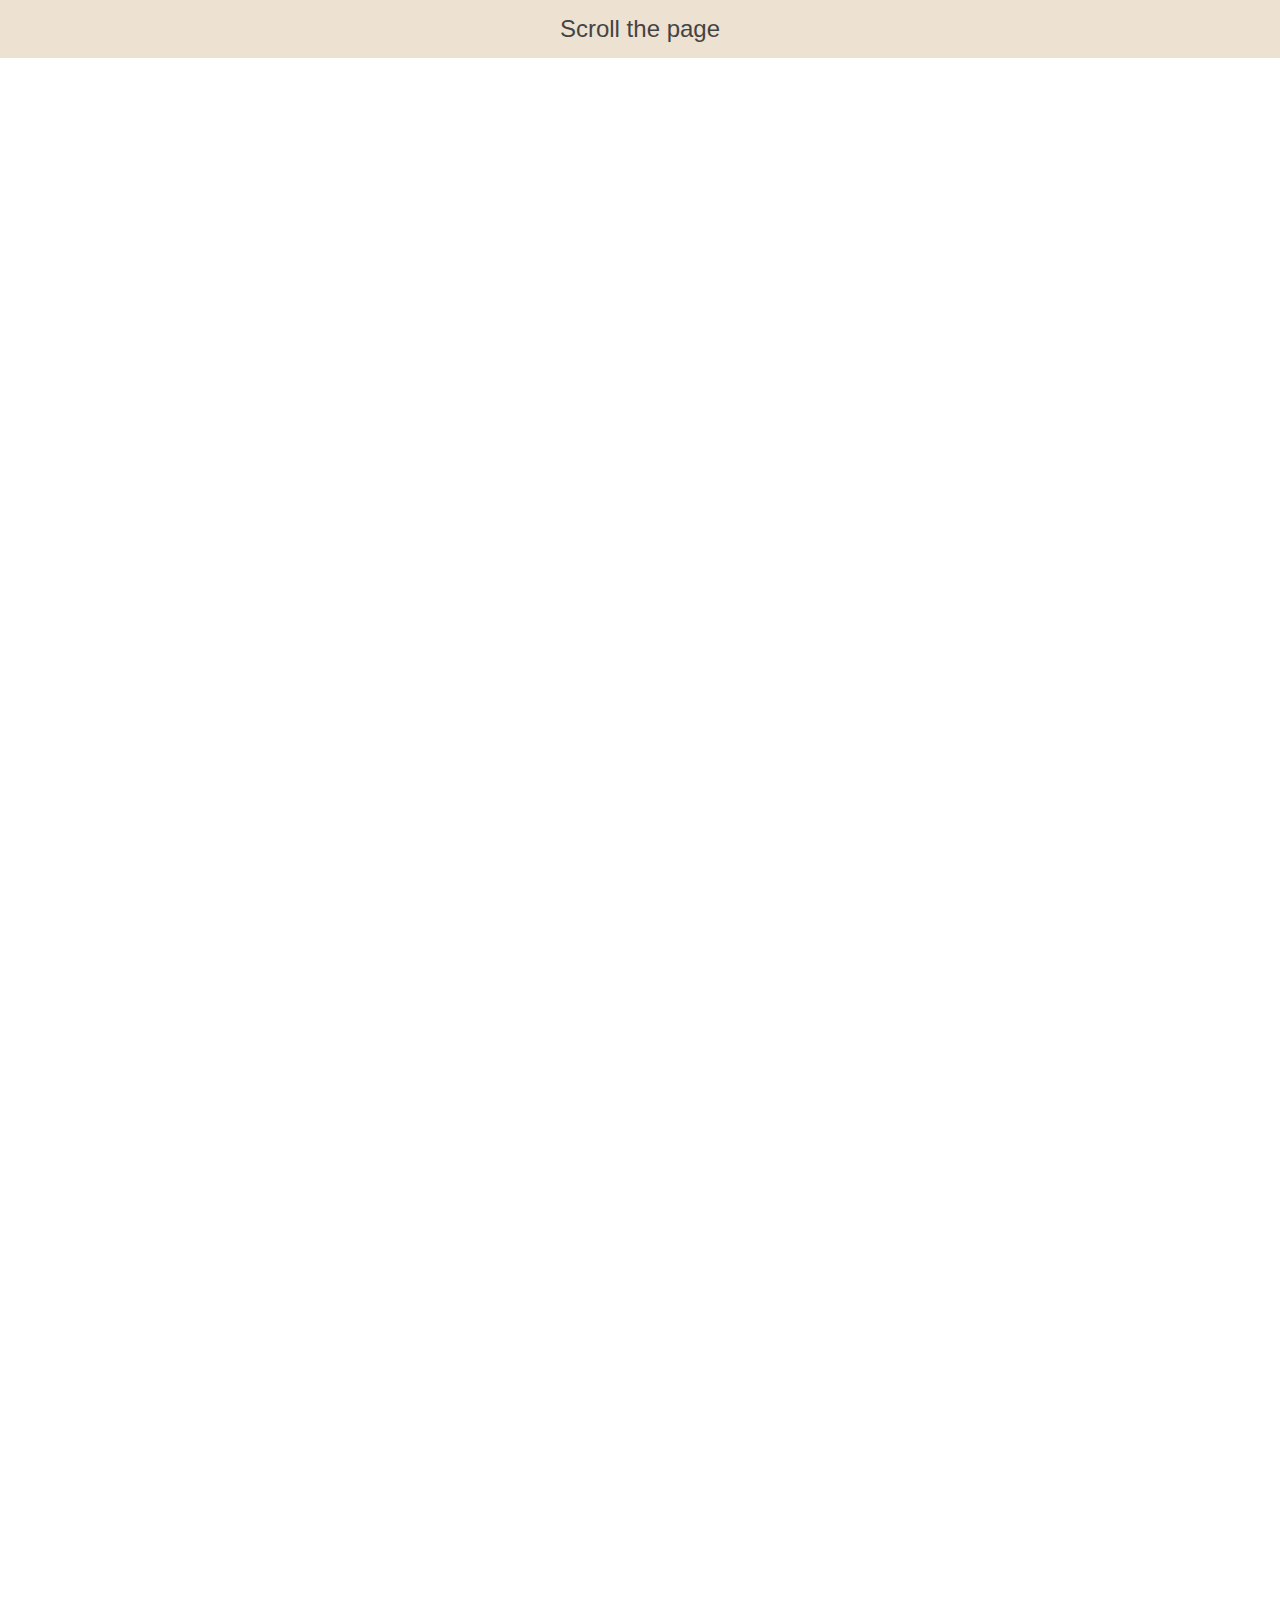
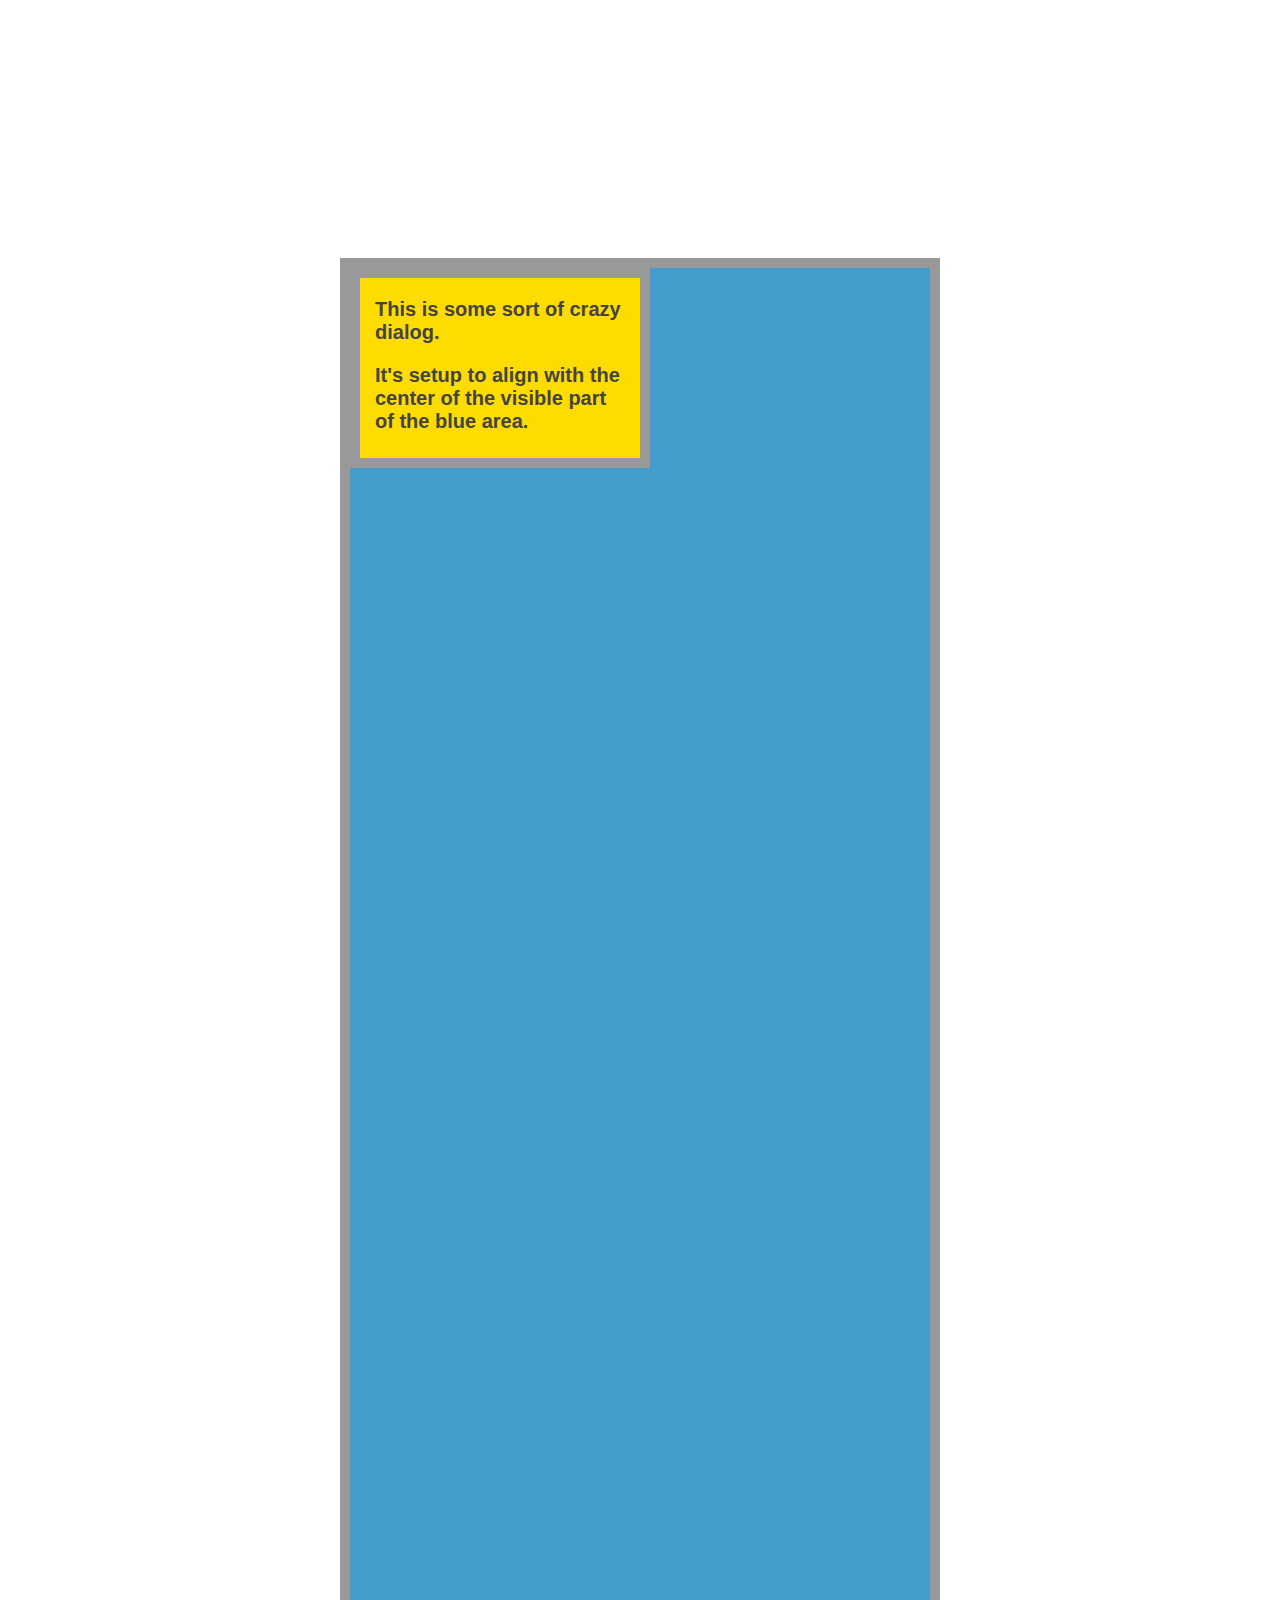
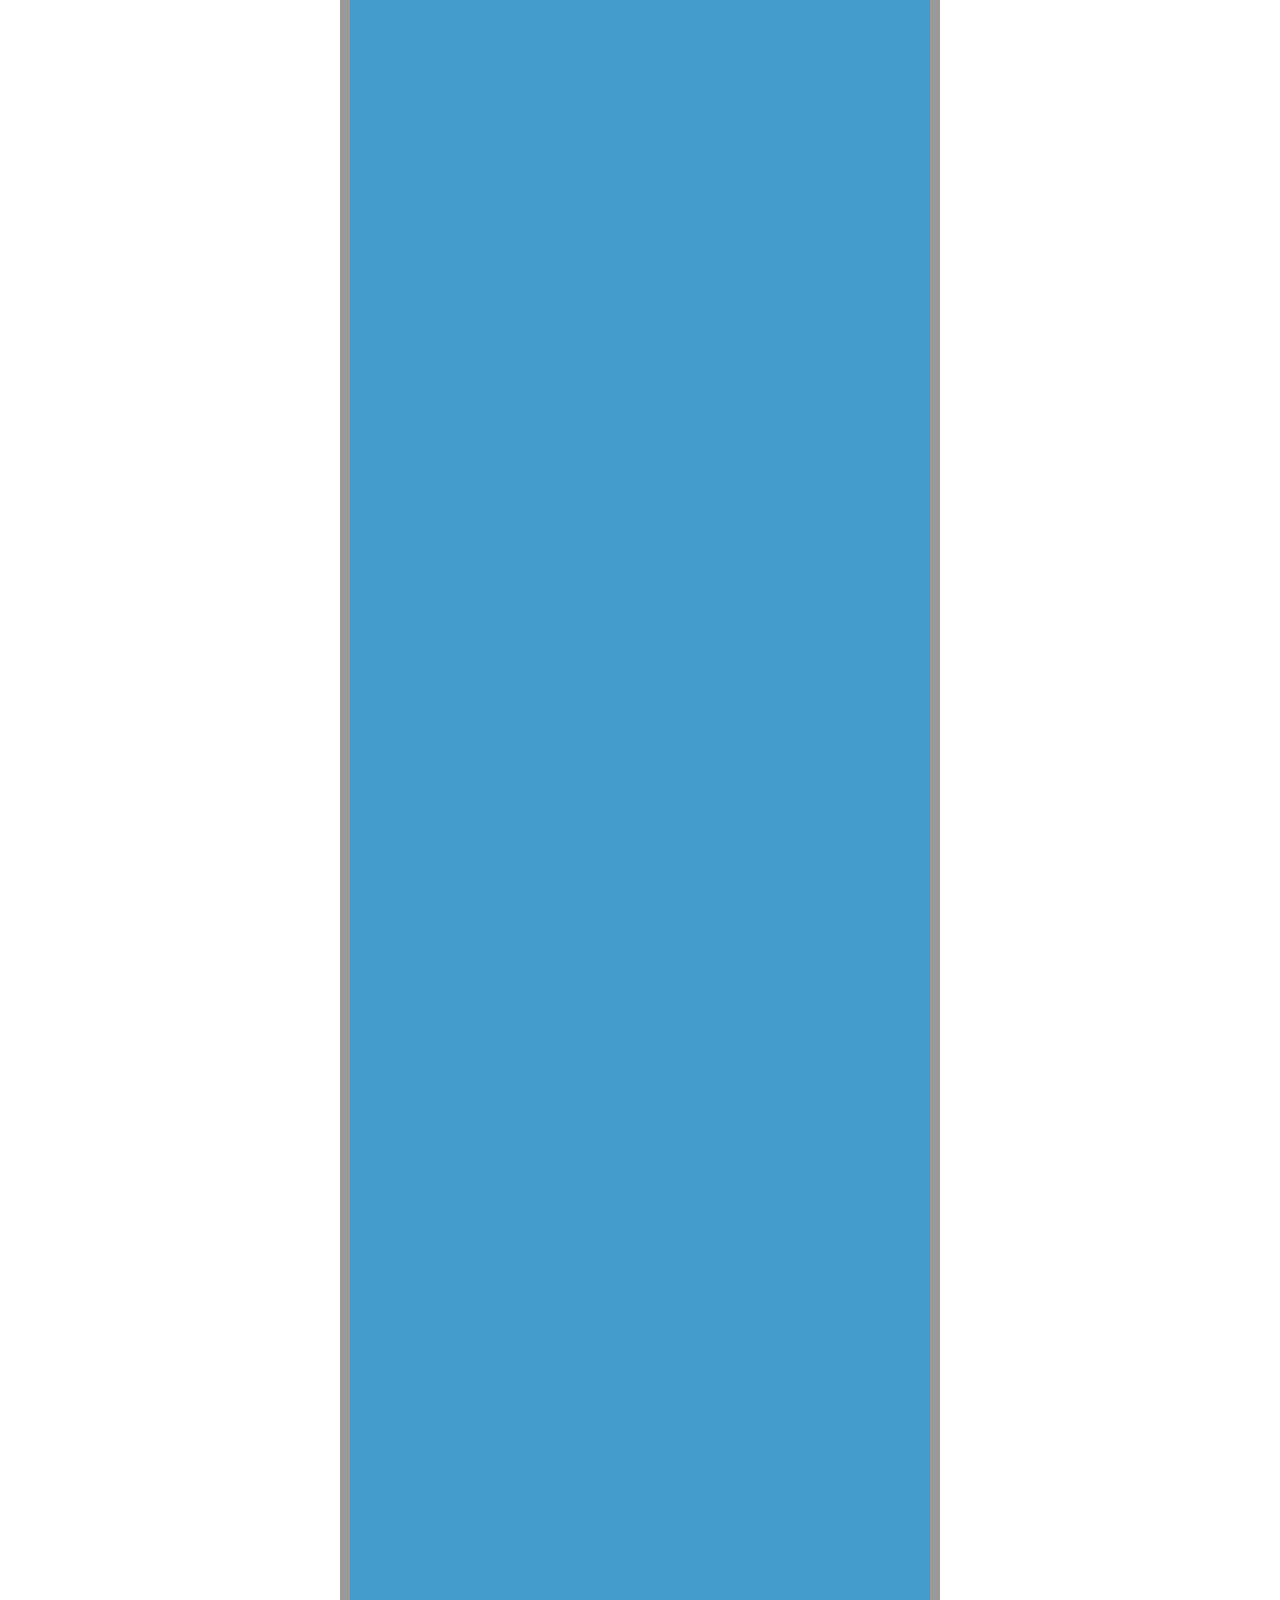
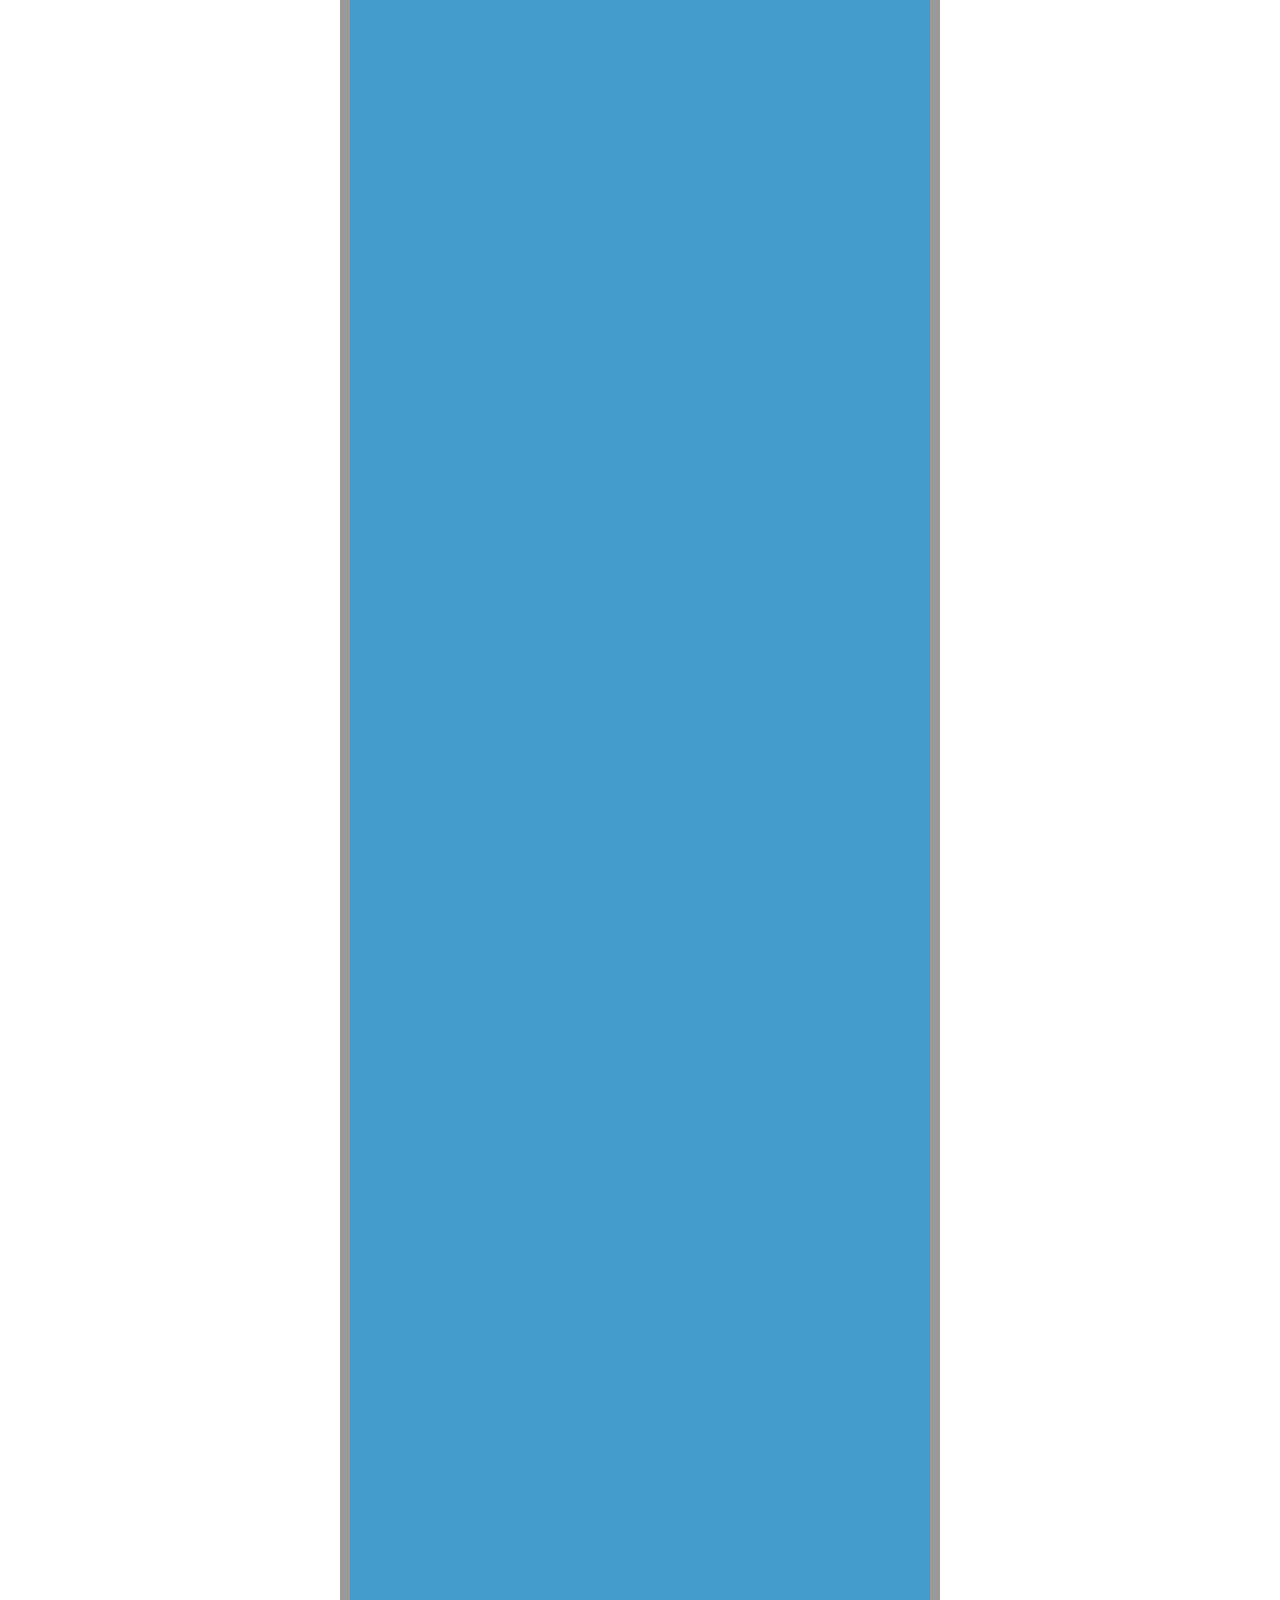
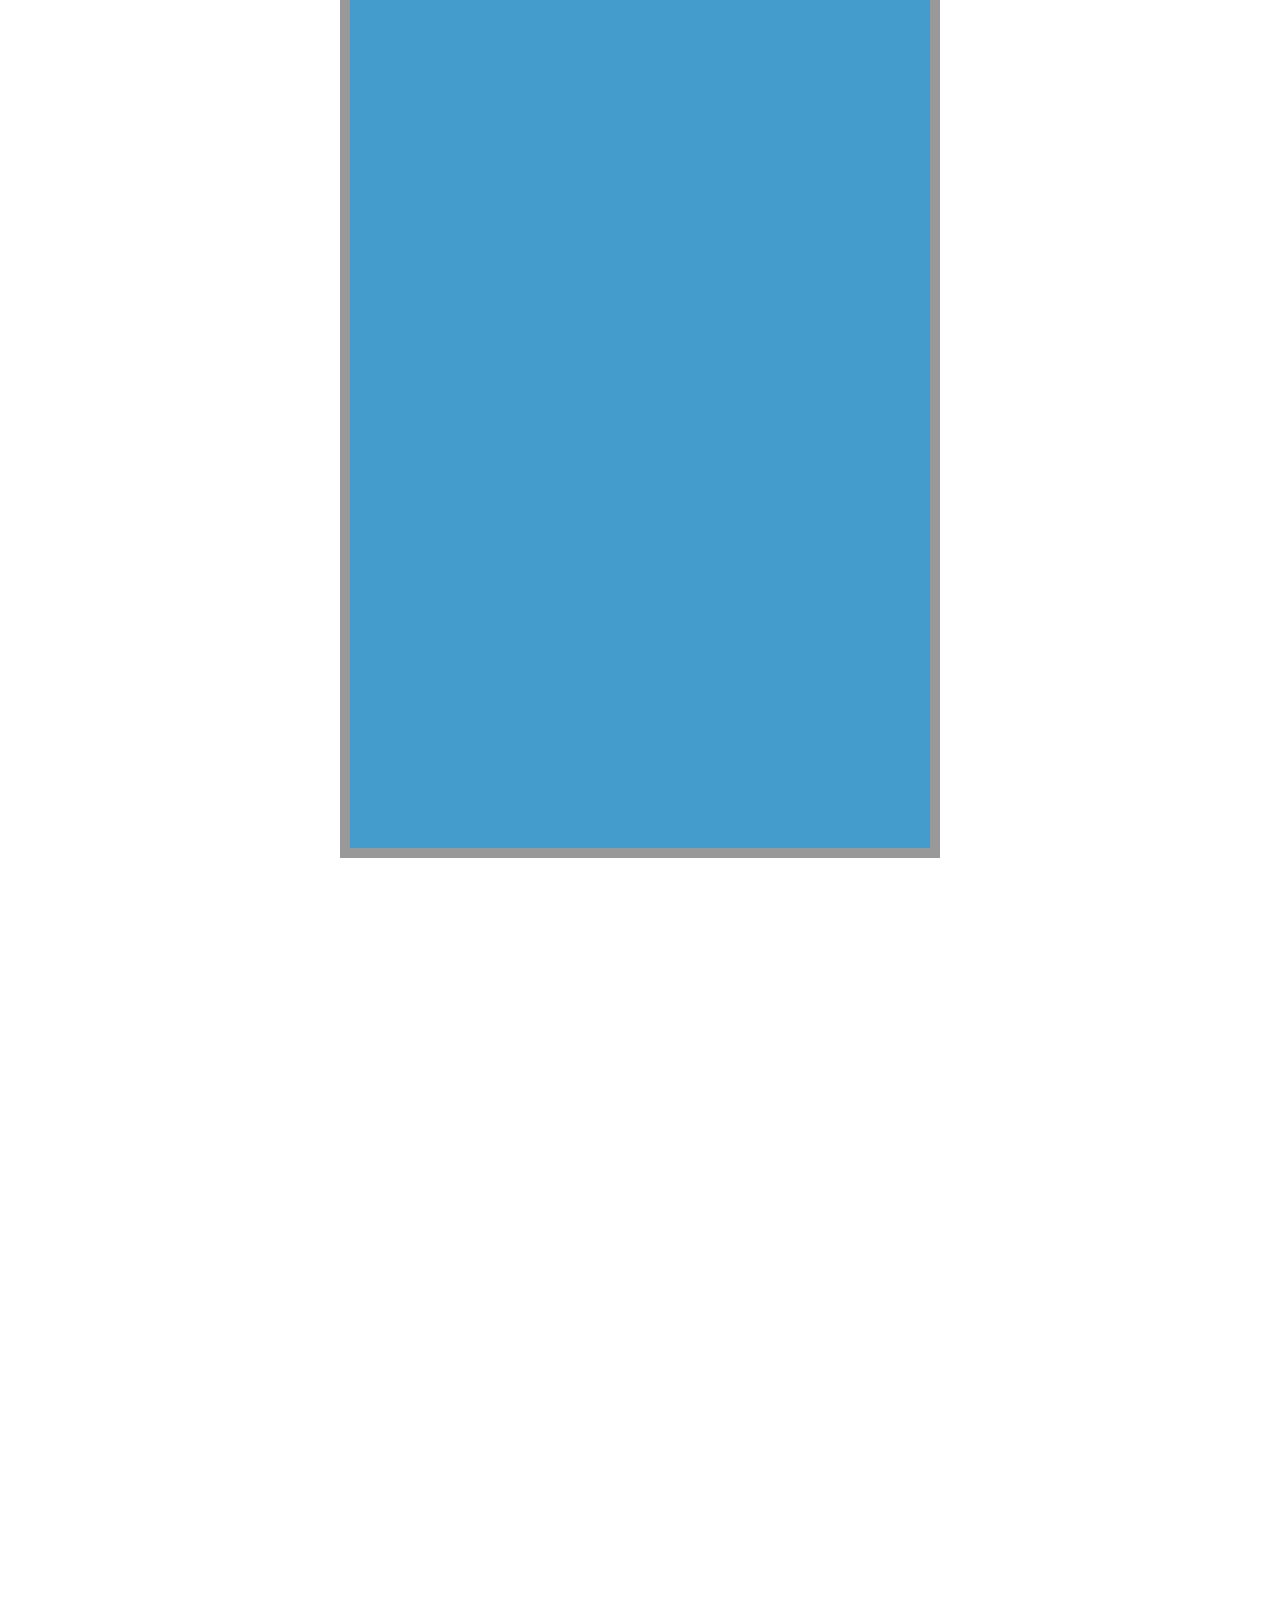
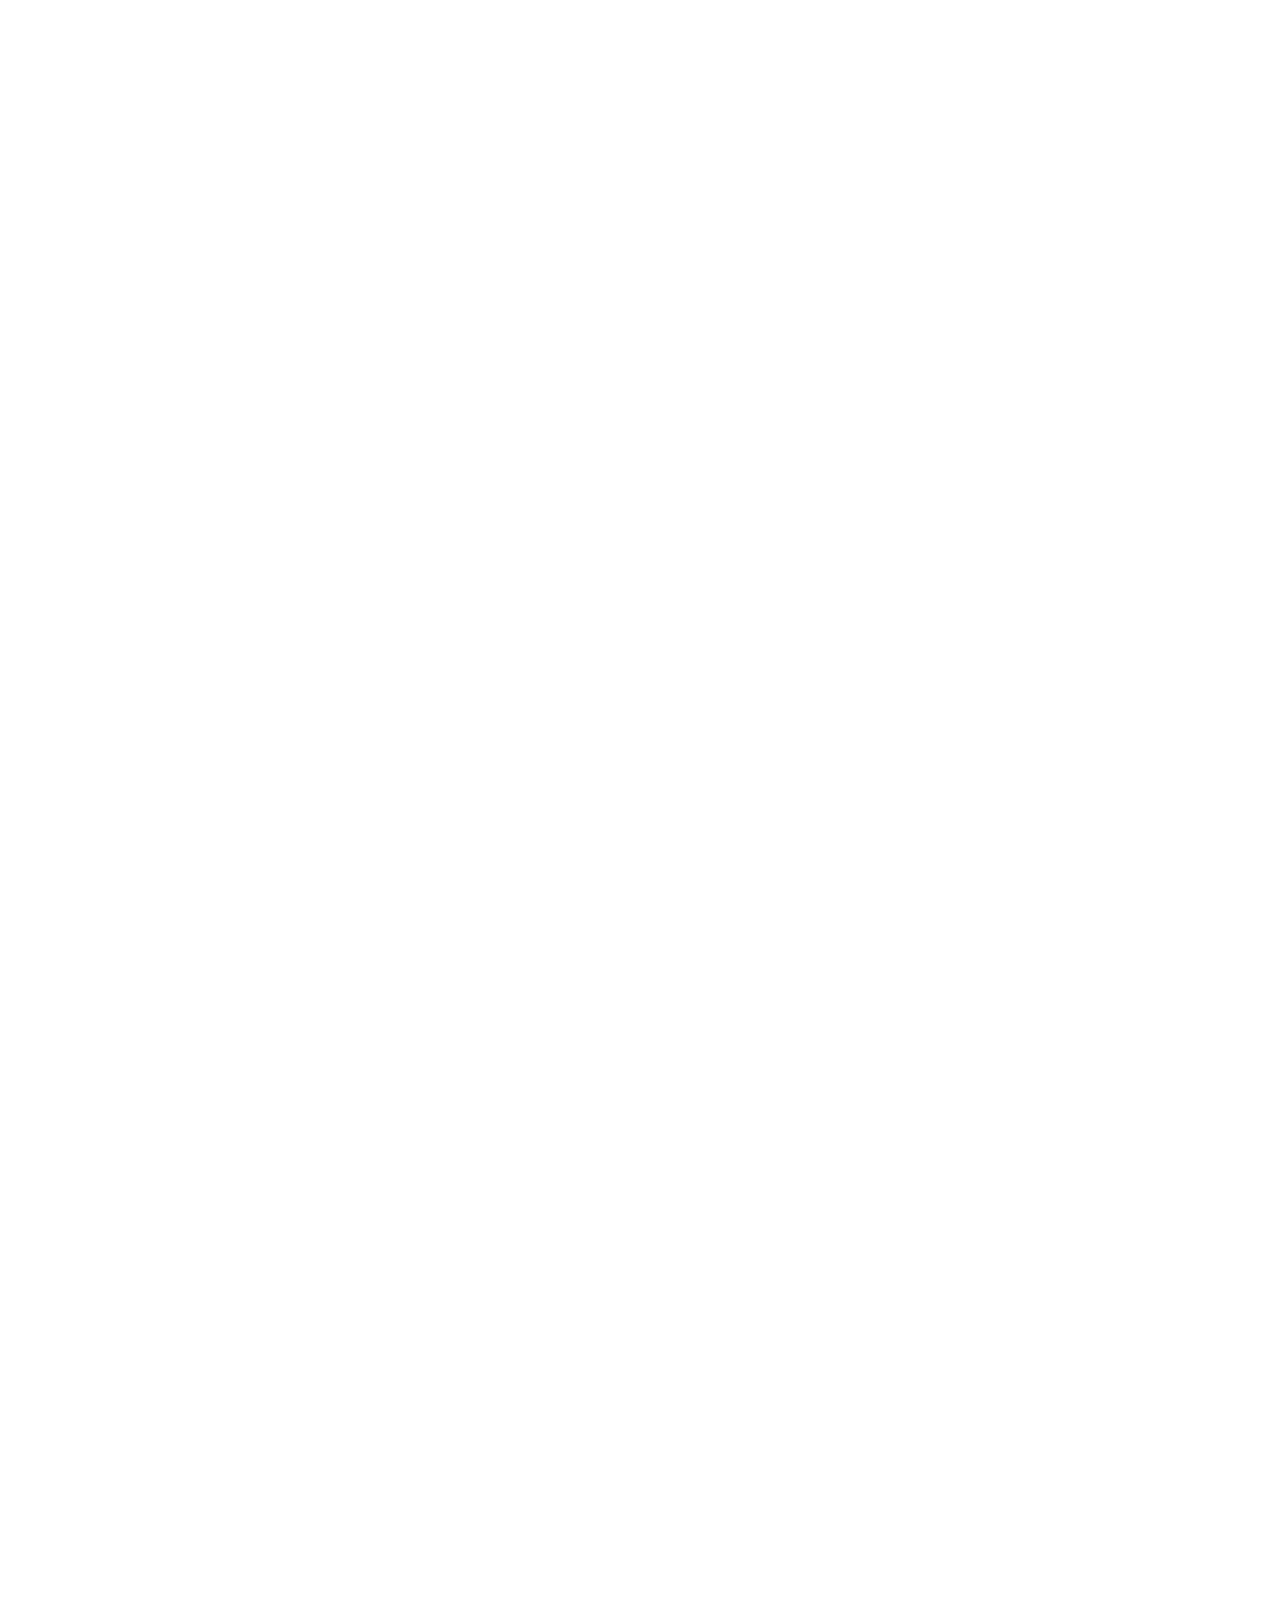
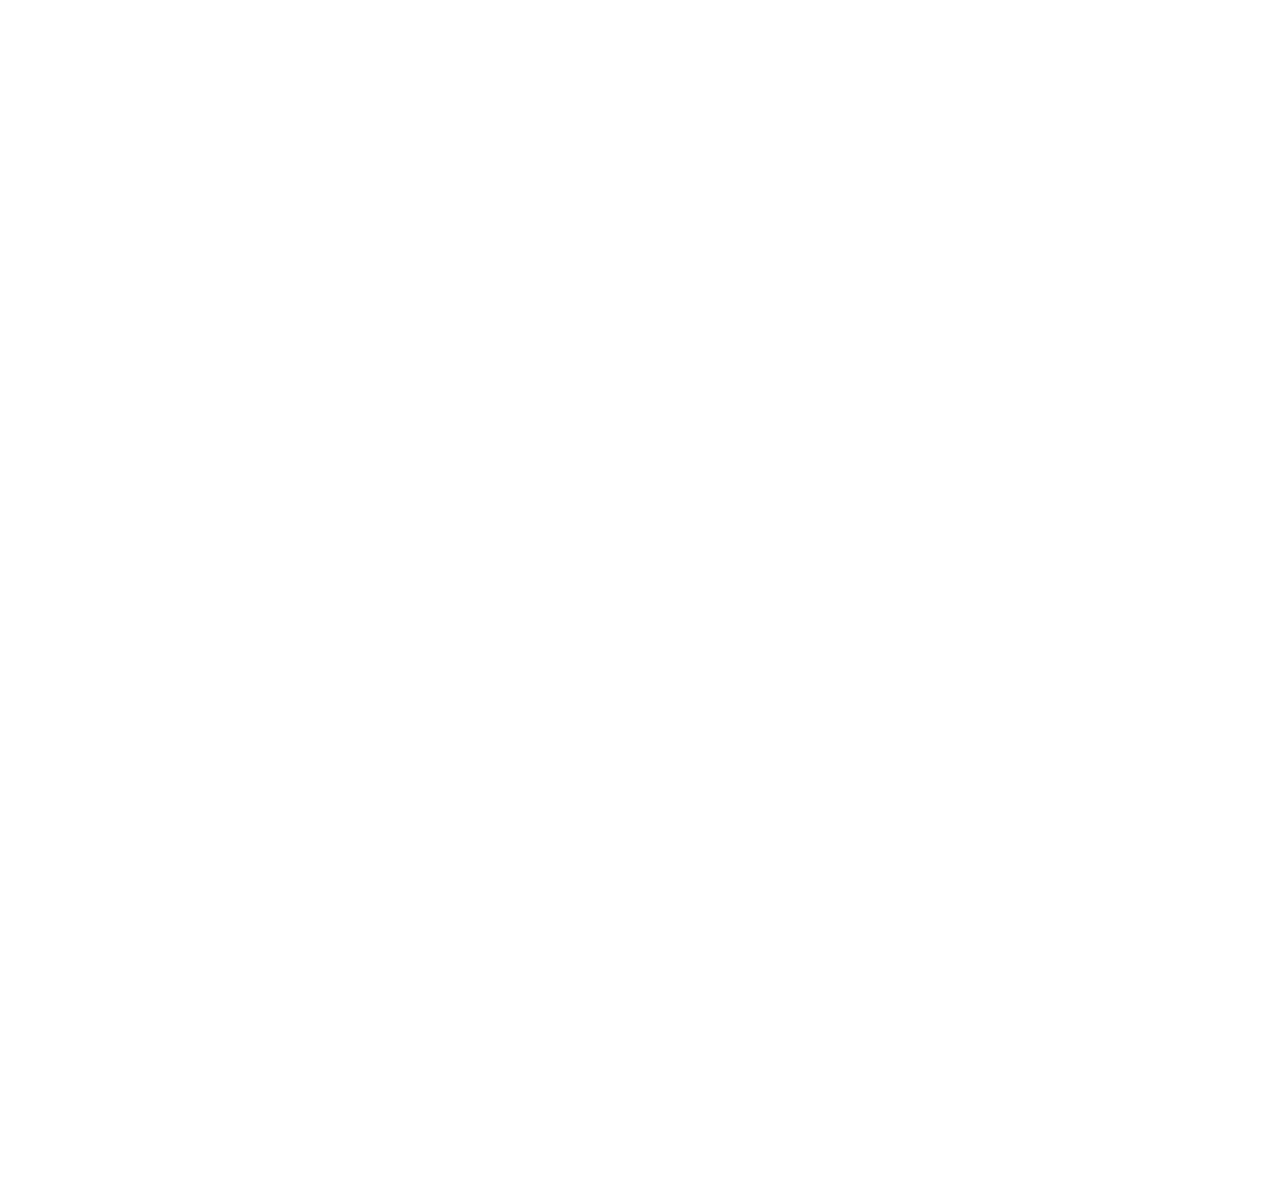
<file: wp-content/plugins/ml-slider/admin/assets/tether/examples/content-visible/index.html>
<!DOCTYPE html>
<html>
    <head>
        <link rel="stylesheet" href="../resources/css/base.css" />
    </head>
    <body>

    <div class="instructions">Scroll the page</div>

    <style>
      .instructions {
        width: 100%;
        text-align: center;
        font-size: 24px;
        padding: 15px;
        background-color: rgba(210, 180, 140, 0.4);
      }

      * {
        box-sizing: border-box;
      }
      body {
        min-height: 1200vh;
        height: 100%;
      }

      .content-box {
        width: 600px;
        border: 10px solid #999;
        height: 600vh;
        background-color: #439CCC;
        margin: 200vh auto;
      }
      .element {
        border: 10px solid #999;
        background-color: #FFDC00;
        width: 300px;
        height: 200px;
        padding: 0 15px;
        font-size: 20px;
        font-weight: bold;
      }
    </style>

    <div class="content-box">
      <div class="element">
        <p>This is some sort of crazy dialog.</p>

        <p>It's setup to align with the center of the visible part of the blue area.</p>
      </div>
    </div>

    <script src="//github.hubspot.com/tether/dist/js/tether.js"></script>
    <script>
      new Tether({
        element: '.element',
        target: '.content-box',
        attachment: 'middle center',
        targetAttachment: 'middle center',
        targetModifier: 'visible'
      });
    </script>
  </body>
</html>
</file>
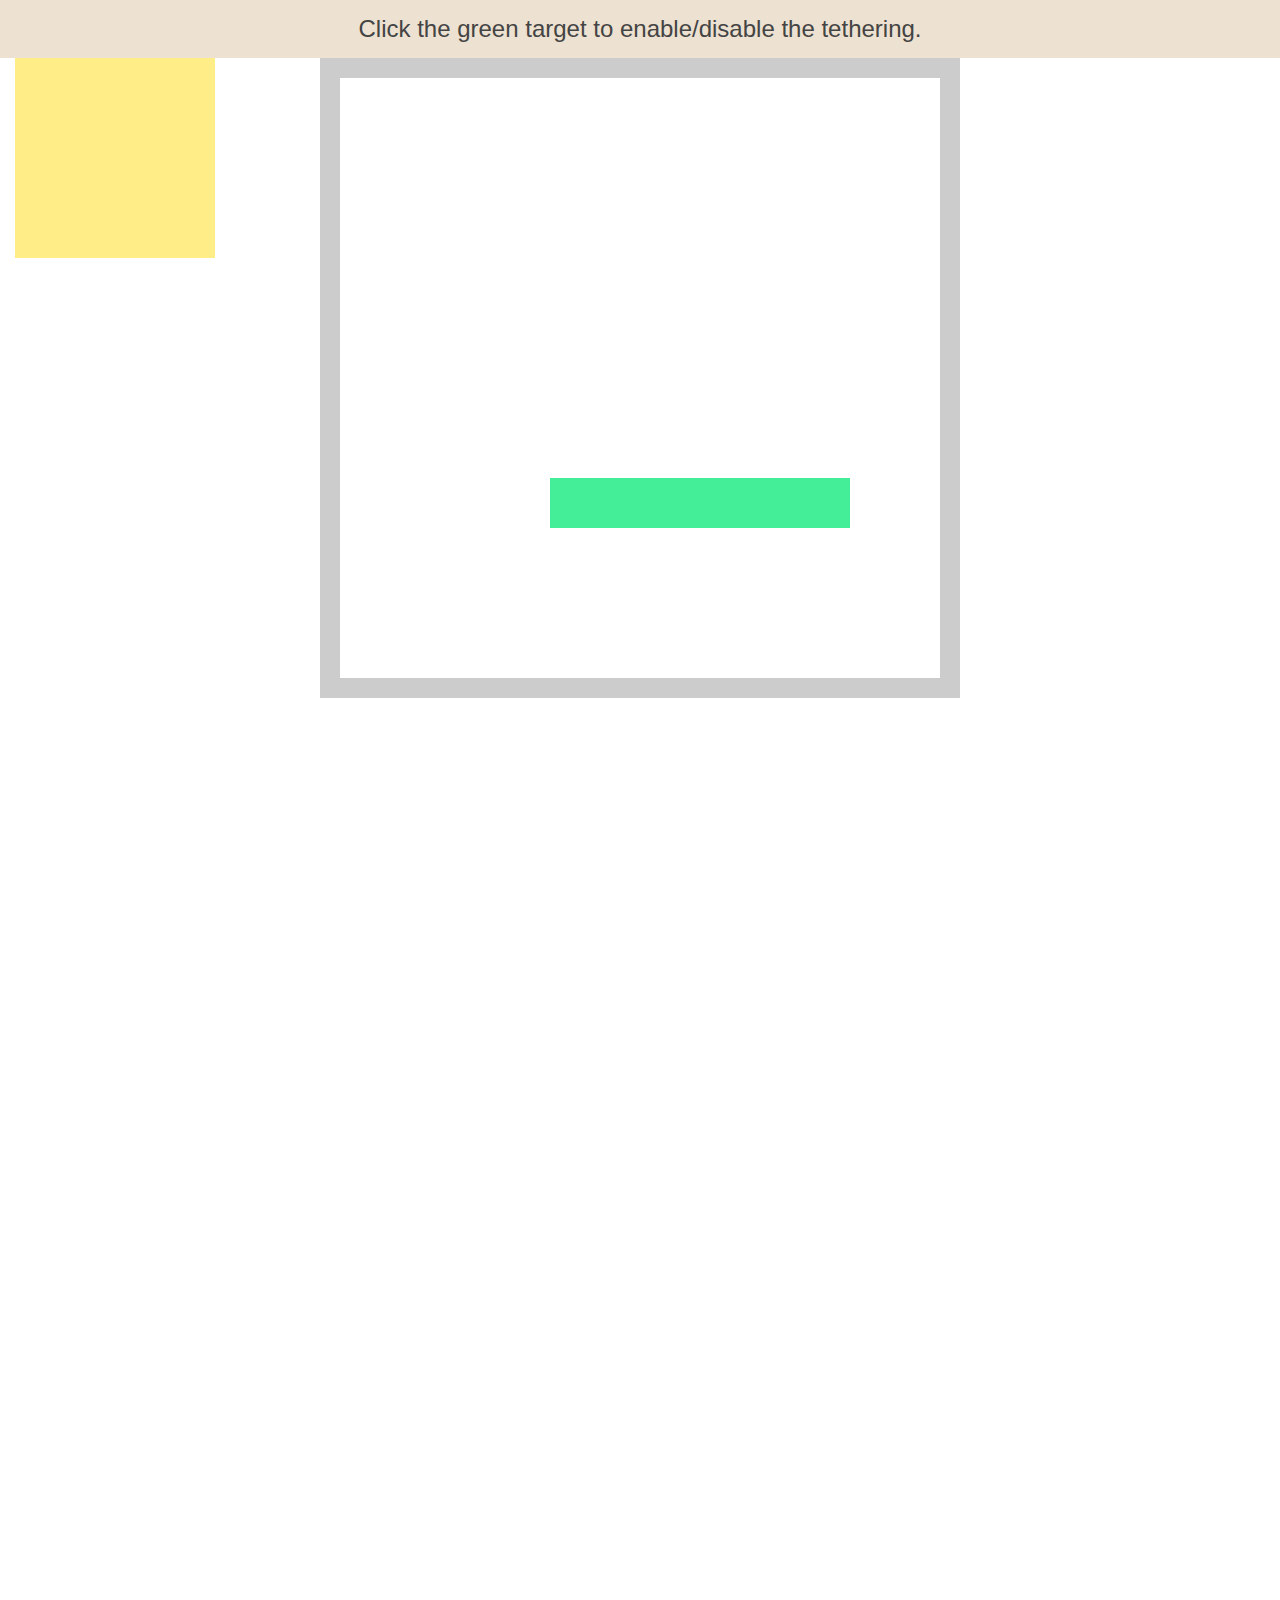
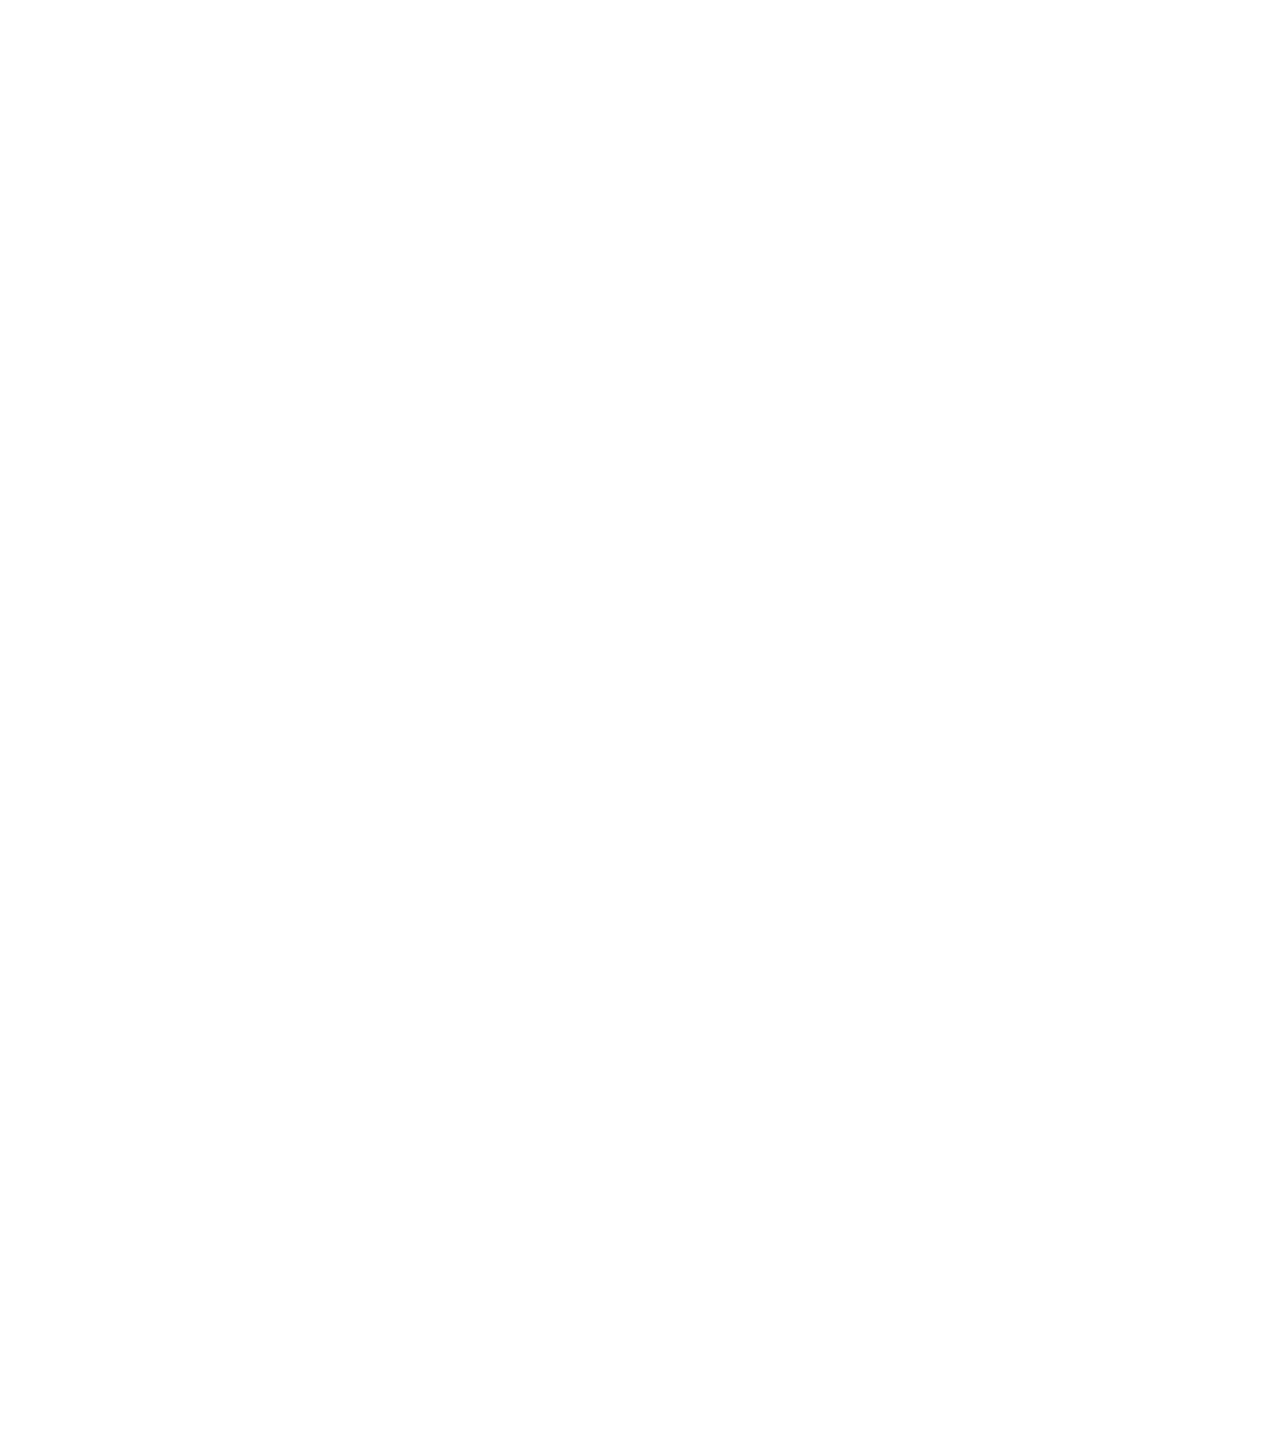
<file: wp-content/plugins/ml-slider/admin/assets/tether/examples/enable-disable/index.html>
<!DOCTYPE html>
<html>
    <head>
        <meta charset="utf-8">
        <meta http-equiv="X-UA-Compatible" content="chrome=1">
        <meta name="viewport" content="width=device-width, initial-scale=1, user-scalable=no">
        <link rel="stylesheet" href="../resources/css/base.css" />
        <link rel="stylesheet" href="../common/css/style.css" />
    </head>
    <body>
        <div class="instructions">Click the green target to enable/disable the tethering.</div>

        <div class="element"></div>
        <div class="container">
            <div class="pad"></div>
            <div class="target"></div>
            <div class="pad"></div>
        </div>

        <script src="//github.hubspot.com/tether/dist/js/tether.js"></script>
        <script>
            var tether = new Tether({
                element: '.element',
                target: '.target',
                attachment: 'top left',
                targetAttachment: 'top right'
            });

            document.querySelector('.target').addEventListener('click', function(){
                if (tether.enabled)
                    tether.disable();
                else
                    tether.enable();
            });
        </script>
    </body>
</html>
</file>
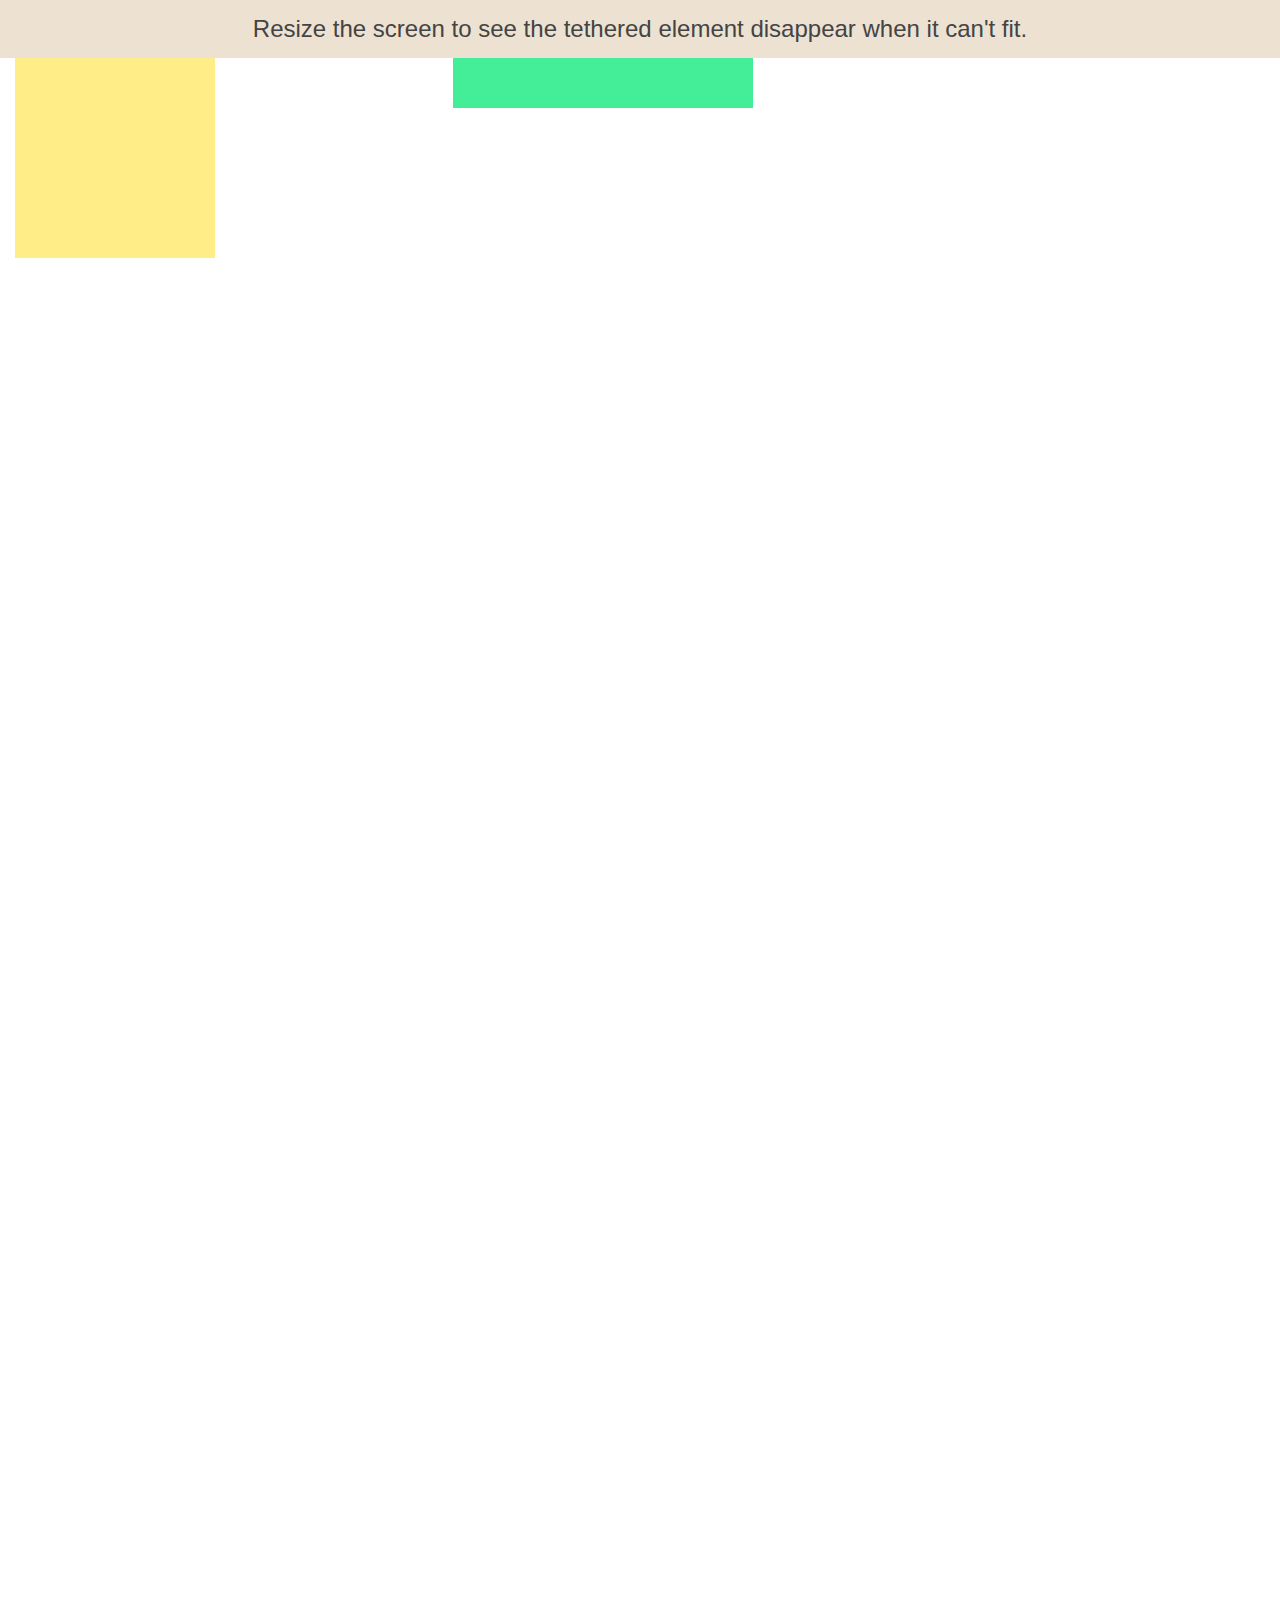
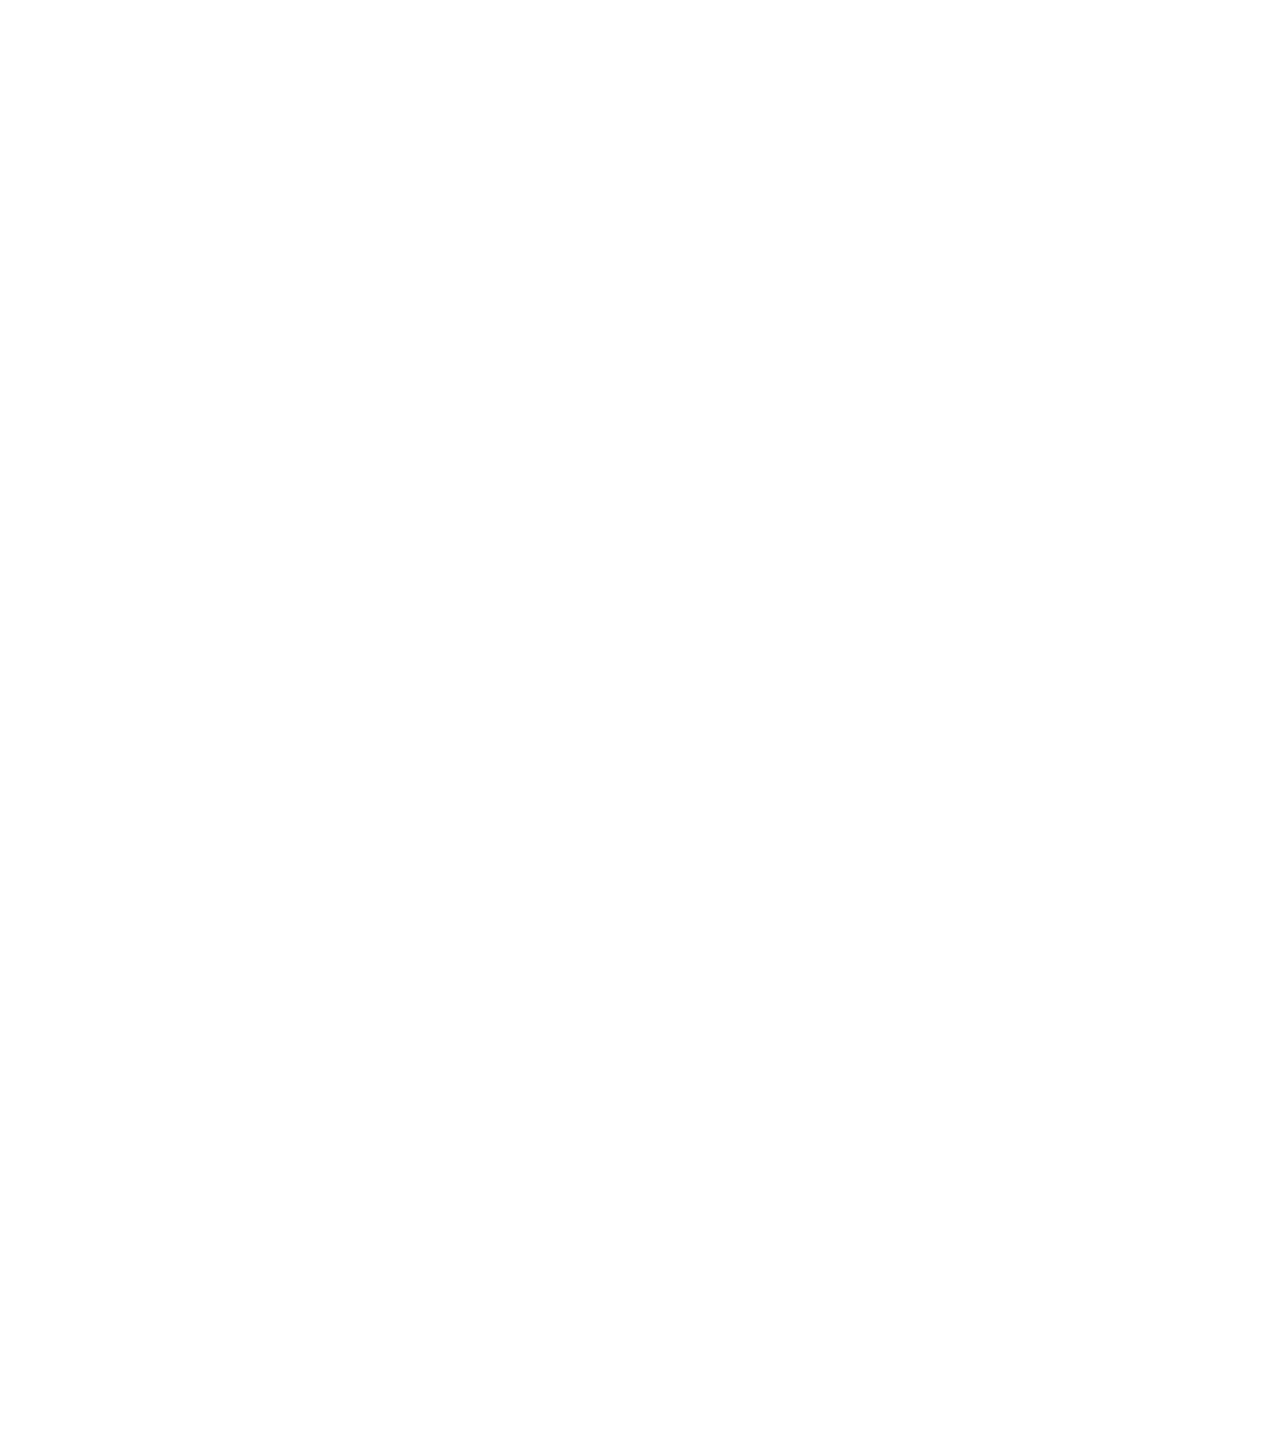
<file: wp-content/plugins/ml-slider/admin/assets/tether/examples/out-of-bounds/index.html>
<!DOCTYPE html>
<html>
    <head>
        <meta charset="utf-8">
        <meta http-equiv="X-UA-Compatible" content="chrome=1">
        <meta name="viewport" content="width=device-width, initial-scale=1, user-scalable=no">
        <link rel="stylesheet" href="../resources/css/base.css" />
        <link rel="stylesheet" href="../common/css/style.css" />
        <style>
            .tether-element.tether-out-of-bounds {
                display: none;
            }
        </style>
    </head>
    <body>
        <div class="instructions">Resize the screen to see the tethered element disappear when it can't fit.</div>

        <div class="element"></div>
        <div class="target"></div>

        <script src="//github.hubspot.com/tether/dist/js/tether.js"></script>
        <script>
            var tether = new Tether({
                element: '.element',
                target: '.target',
                attachment: 'top left',
                targetAttachment: 'top right',
                constraints: [{
                    to: 'window',
                    attachment: 'together'
                }]
            });
            tether.on('update', function(event) {
                console.log(event);
            });
        </script>
    </body>
</html>
</file>
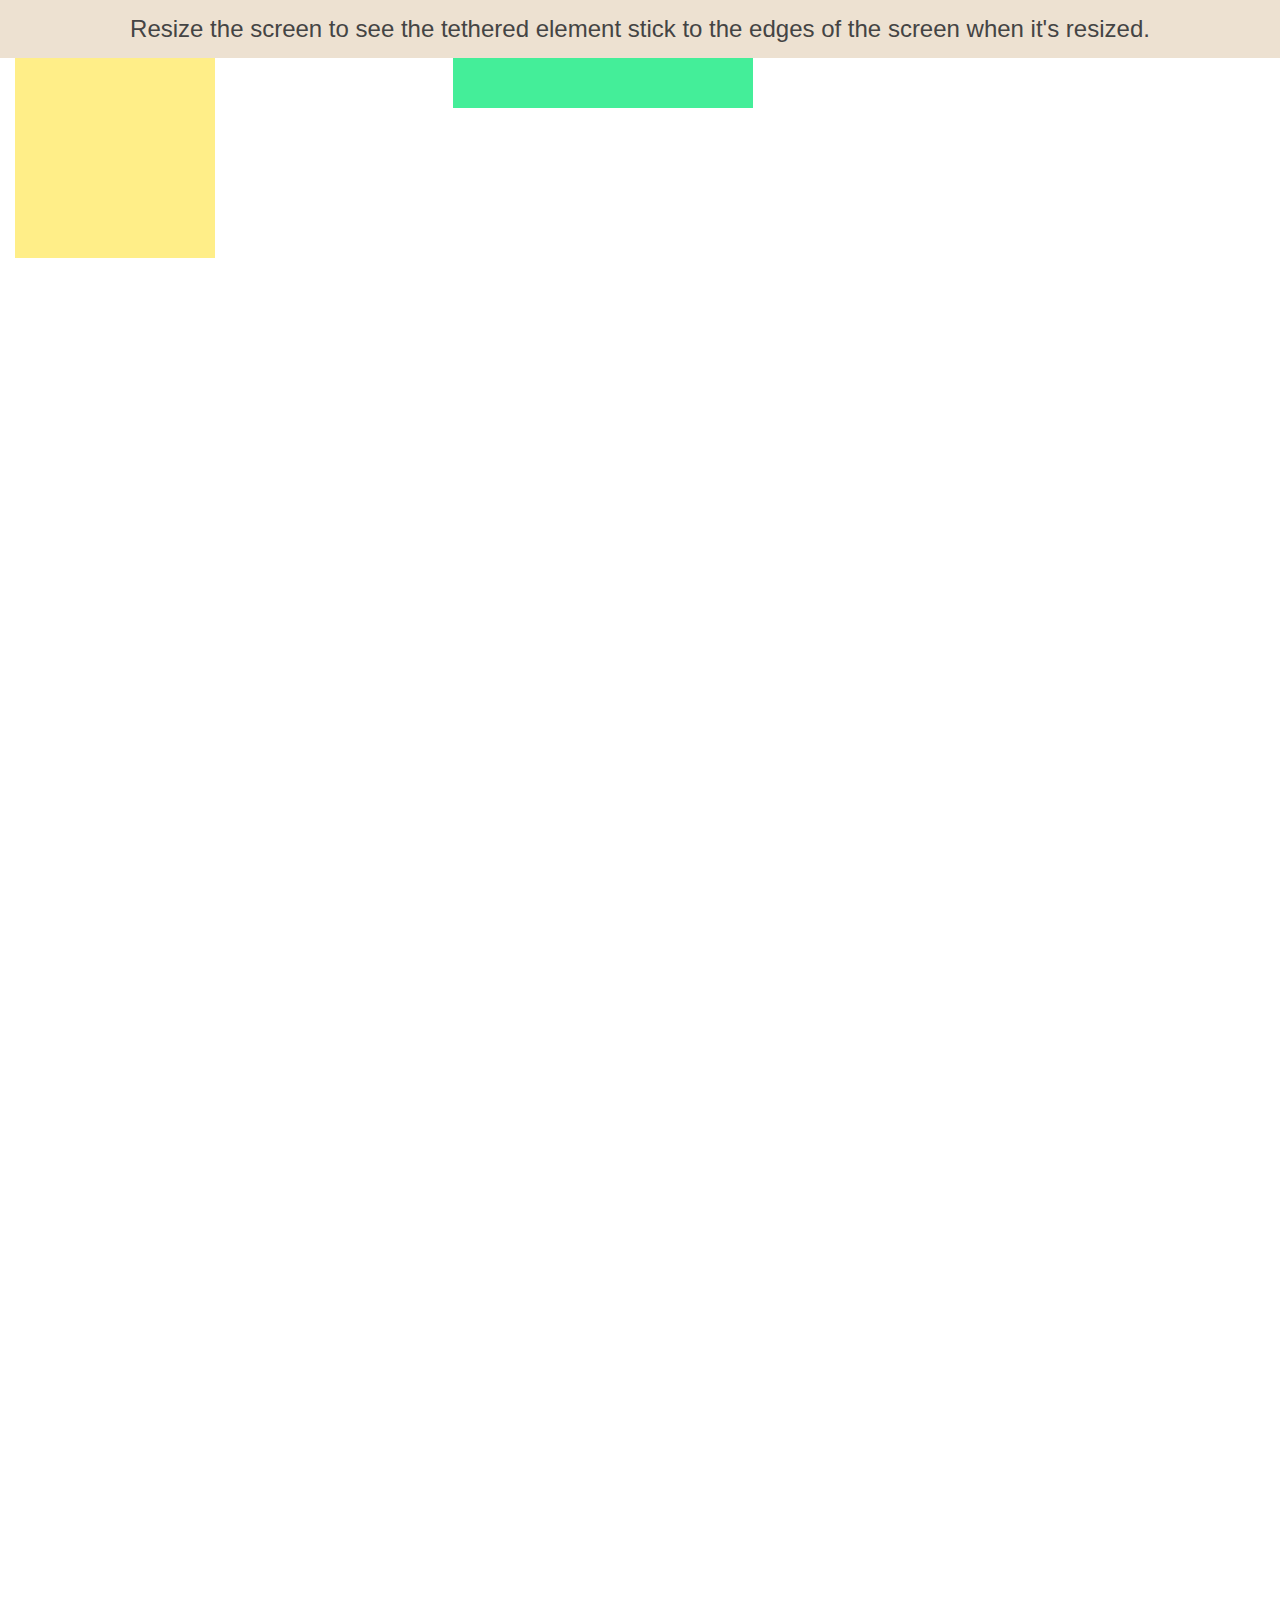
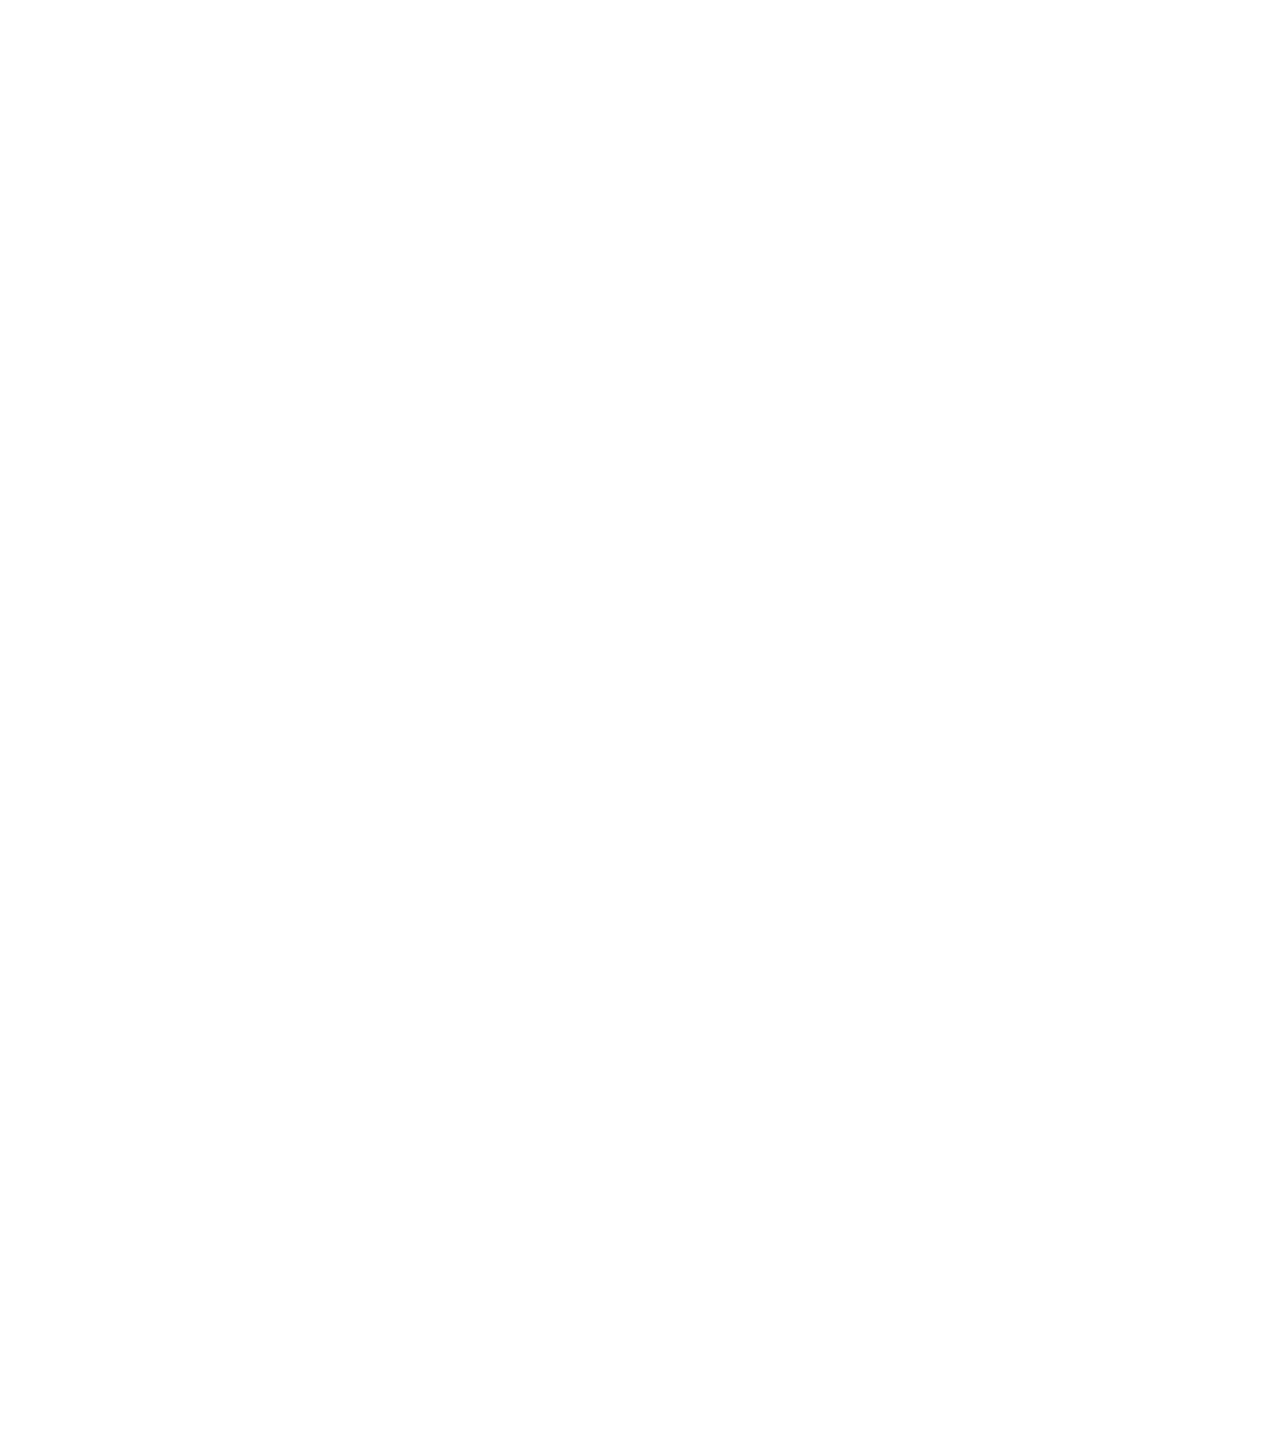
<file: wp-content/plugins/ml-slider/admin/assets/tether/examples/pin/index.html>
<!DOCTYPE html>
<html>
    <head>
        <meta charset="utf-8">
        <meta http-equiv="X-UA-Compatible" content="chrome=1">
        <meta name="viewport" content="width=device-width, initial-scale=1, user-scalable=no">
        <link rel="stylesheet" href="../resources/css/base.css" />
        <link rel="stylesheet" href="../common/css/style.css" />
    </head>
    <body>
        <div class="instructions">Resize the screen to see the tethered element stick to the edges of the screen when it's resized.</div>

        <div class="element"></div>
        <div class="target"></div>

        <script src="//github.hubspot.com/tether/dist/js/tether.js"></script>
        <script>
            new Tether({
                element: '.element',
                target: '.target',
                attachment: 'top left',
                targetAttachment: 'top right',
                constraints: [{
                    to: 'window',
                    pin: true
                }]
            });
        </script>
    </body>
</html>
</file>
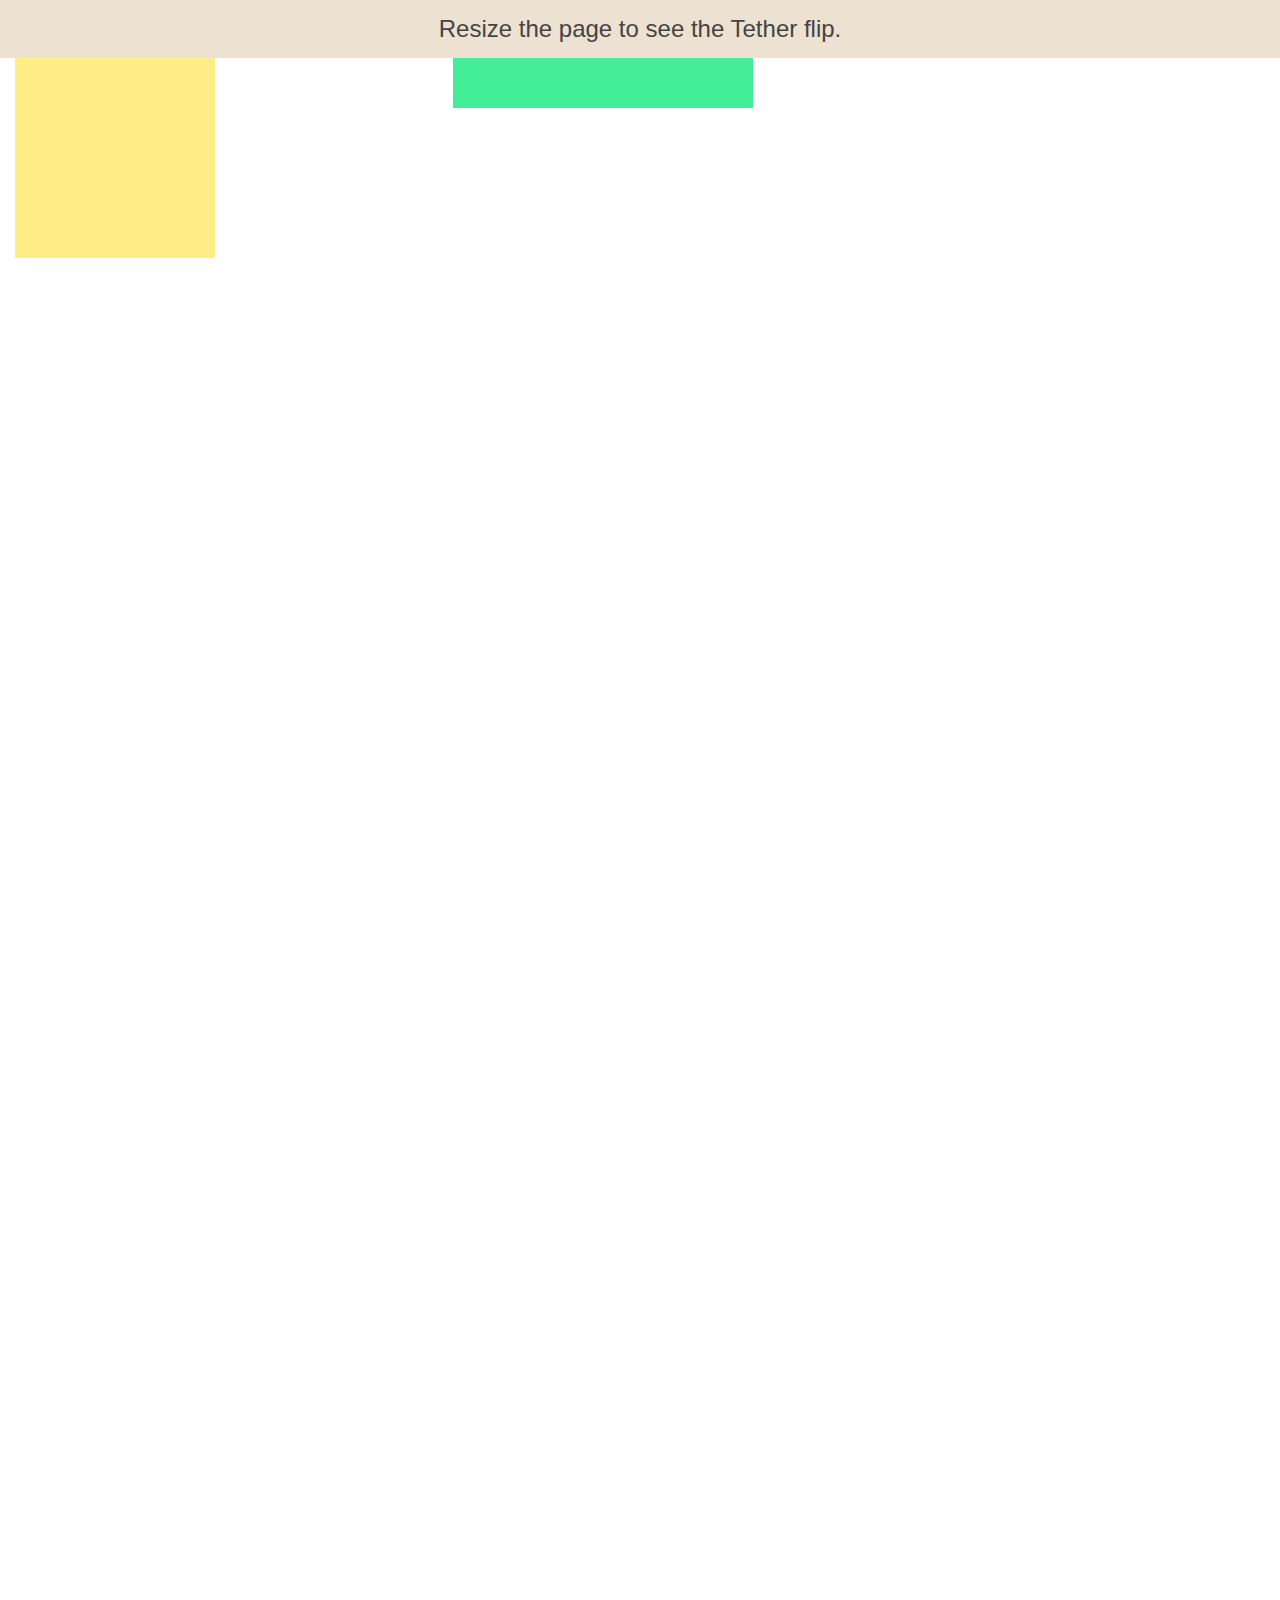
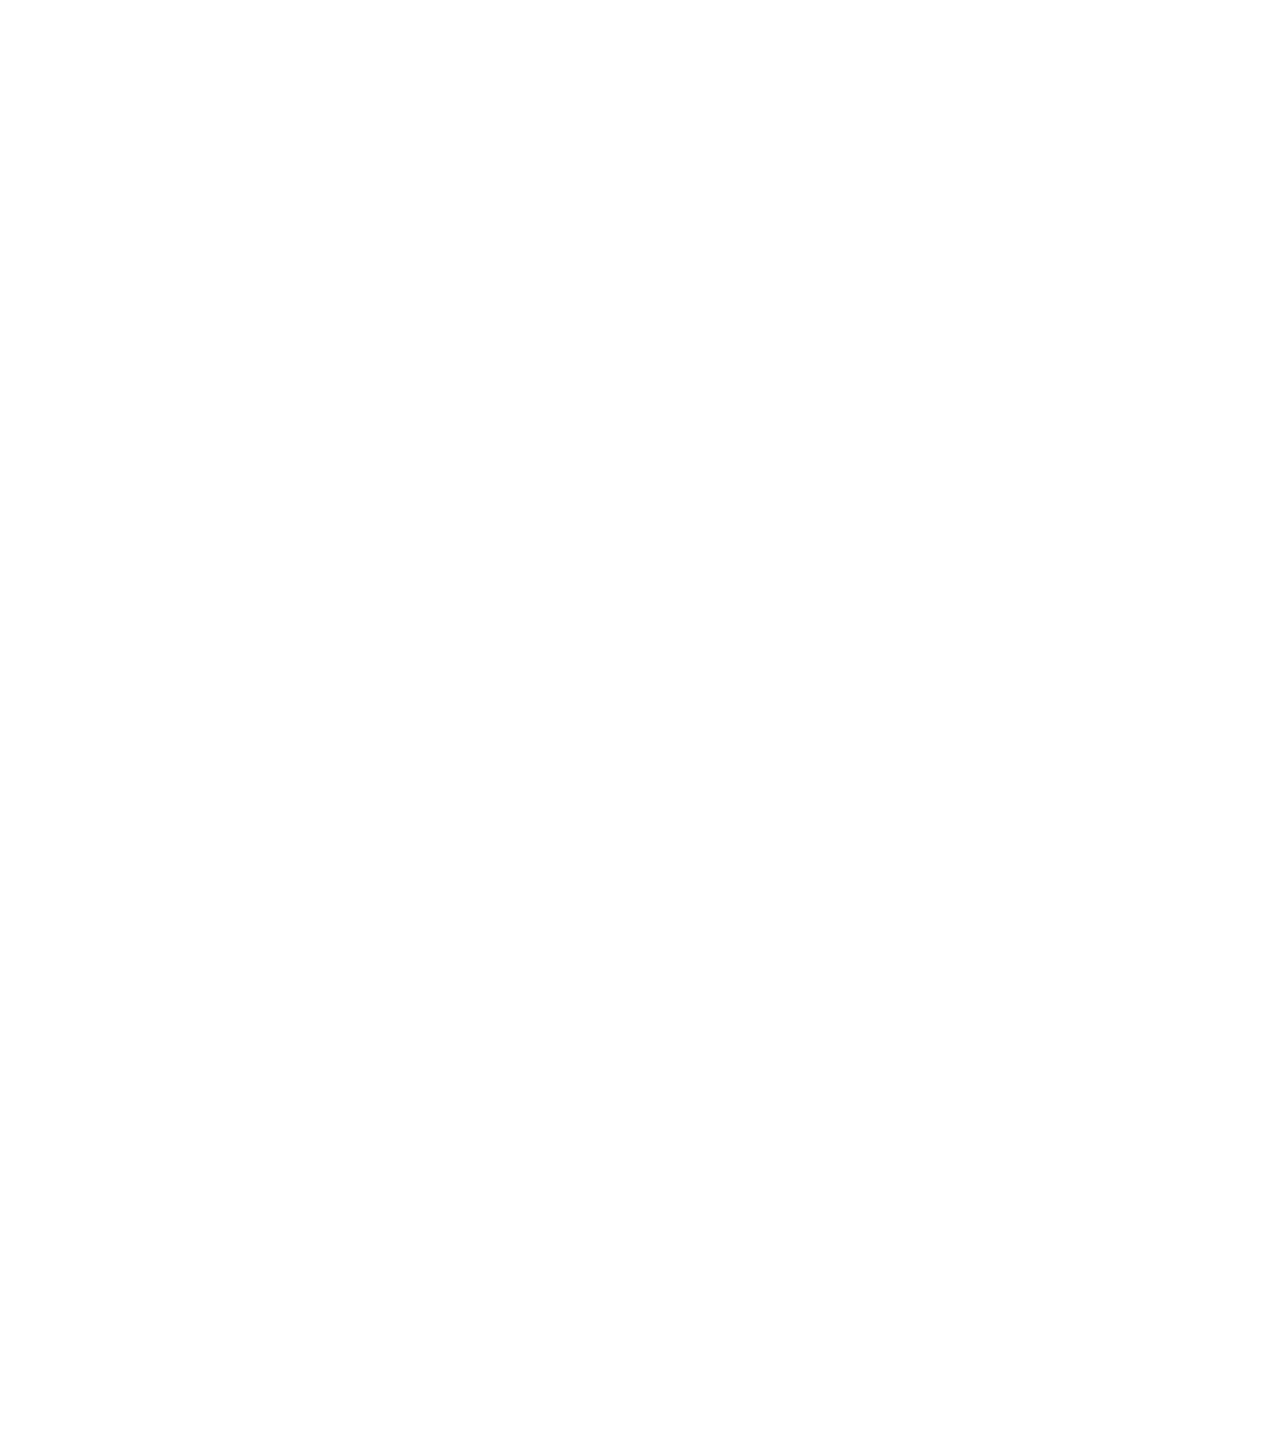
<file: wp-content/plugins/ml-slider/admin/assets/tether/examples/simple/index.html>
<!DOCTYPE html>
<html>
    <head>
        <meta charset="utf-8">
        <meta http-equiv="X-UA-Compatible" content="chrome=1">
        <meta name="viewport" content="width=device-width, initial-scale=1, user-scalable=no">
        <link rel="stylesheet" href="../resources/css/base.css" />
        <link rel="stylesheet" href="../common/css/style.css" />
    </head>
    <body>
        <div class="instructions">Resize the page to see the Tether flip.</div>

        <div class="element"></div>
        <div class="target"></div>

        <script src="//github.hubspot.com/tether/dist/js/tether.js"></script>
        <script>
            new Tether({
                element: '.element',
                target: '.target',
                attachment: 'top left',
                targetAttachment: 'top right',
                constraints: [{
                    to: 'window',
                    attachment: 'together'
                }]
            });
        </script>
    </body>
</html>
</file>
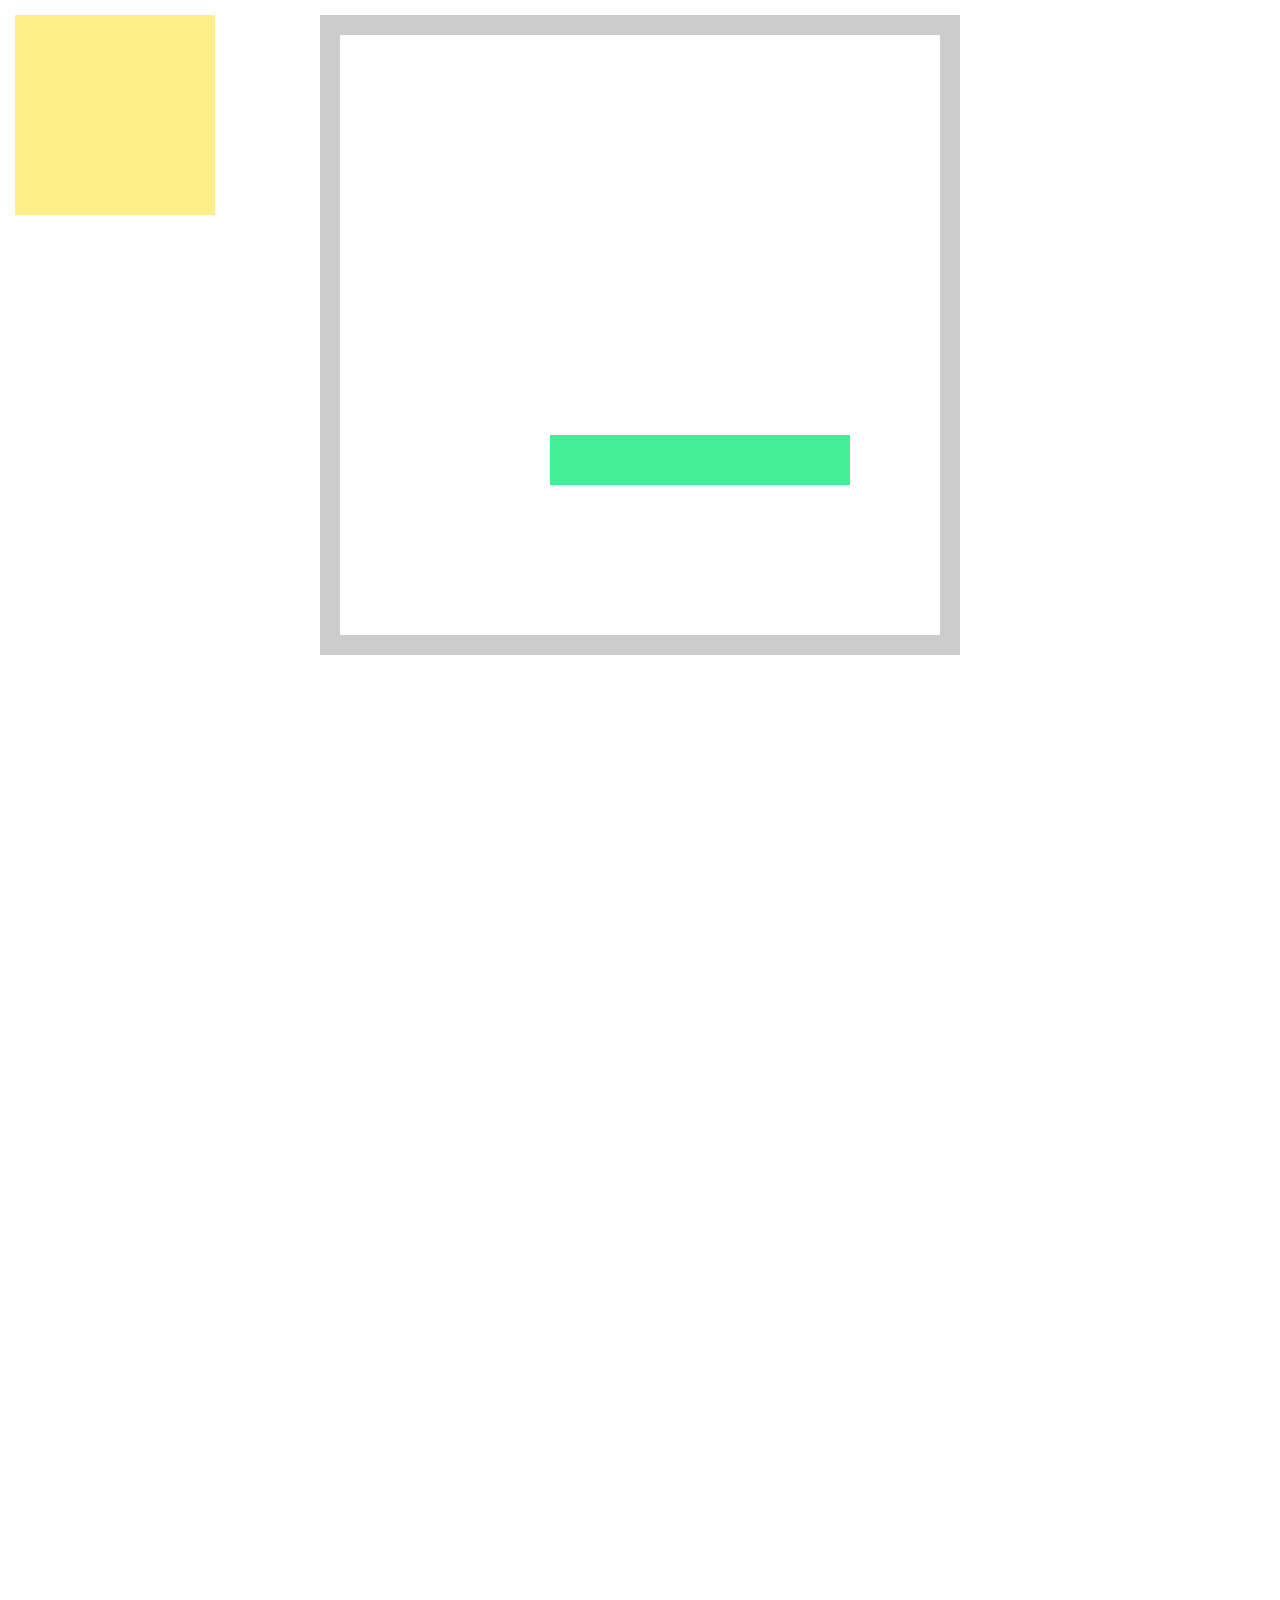
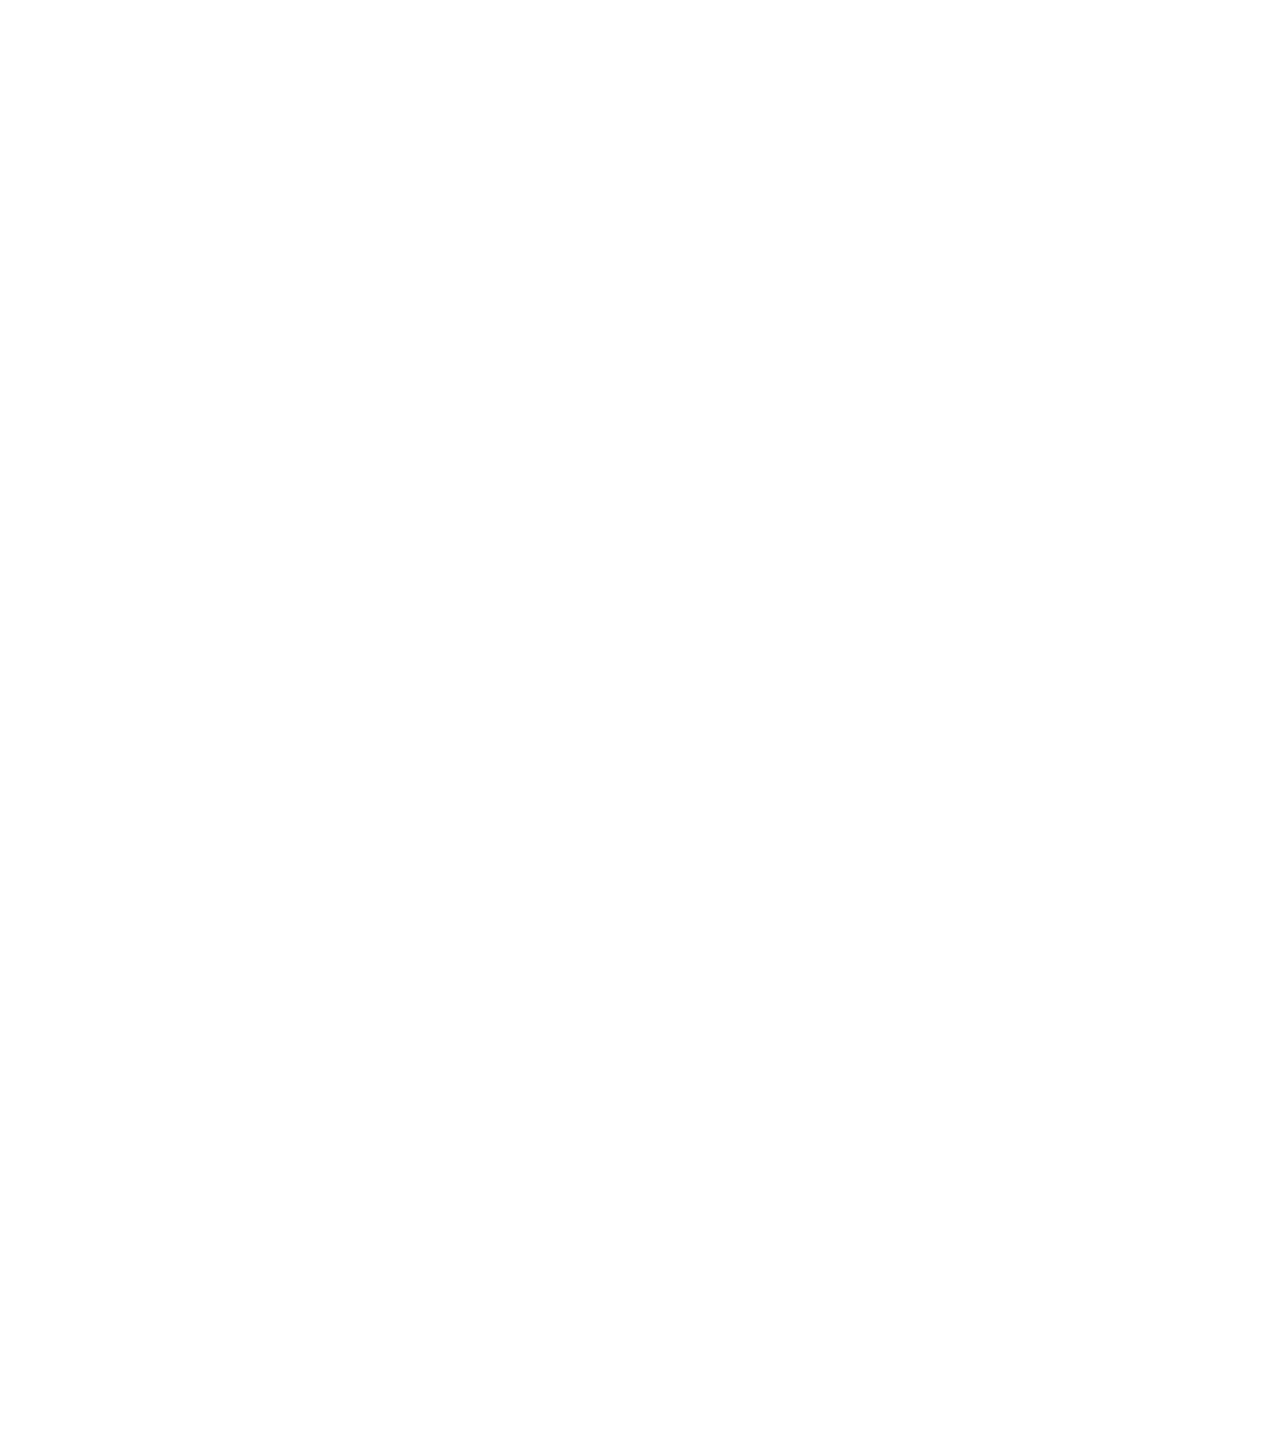
<file: wp-content/plugins/ml-slider/admin/assets/tether/examples/testbed/index.html>
<!DOCTYPE html>
<html>
    <head>
        <meta charset="utf-8">
        <meta http-equiv="X-UA-Compatible" content="chrome=1">
        <meta name="viewport" content="width=device-width, initial-scale=1, user-scalable=no">
        <link rel="stylesheet" href="../resources/css/base.css" />
        <link rel="stylesheet" href="../common/css/style.css" />
    </head>
    <body>

        <div class="element">
        </div>

        <div class="container">
            <div class="pad"></div>
            <div class="target"></div>
            <div class="pad"></div>
            <div class="pad"></div>
        </div>

        <script src="//github.hubspot.com/tether/dist/js/tether.js"></script>
        <script>
            new Tether({
                element: '.element',
                target: '.target',
                attachment: 'top center',
                targetAttachment: 'bottom center',
                constraints: [{
                  to: 'scrollParent',
                  attachment: 'together'
                }]
            });
        </script>
    </body>
  </html>
</file>
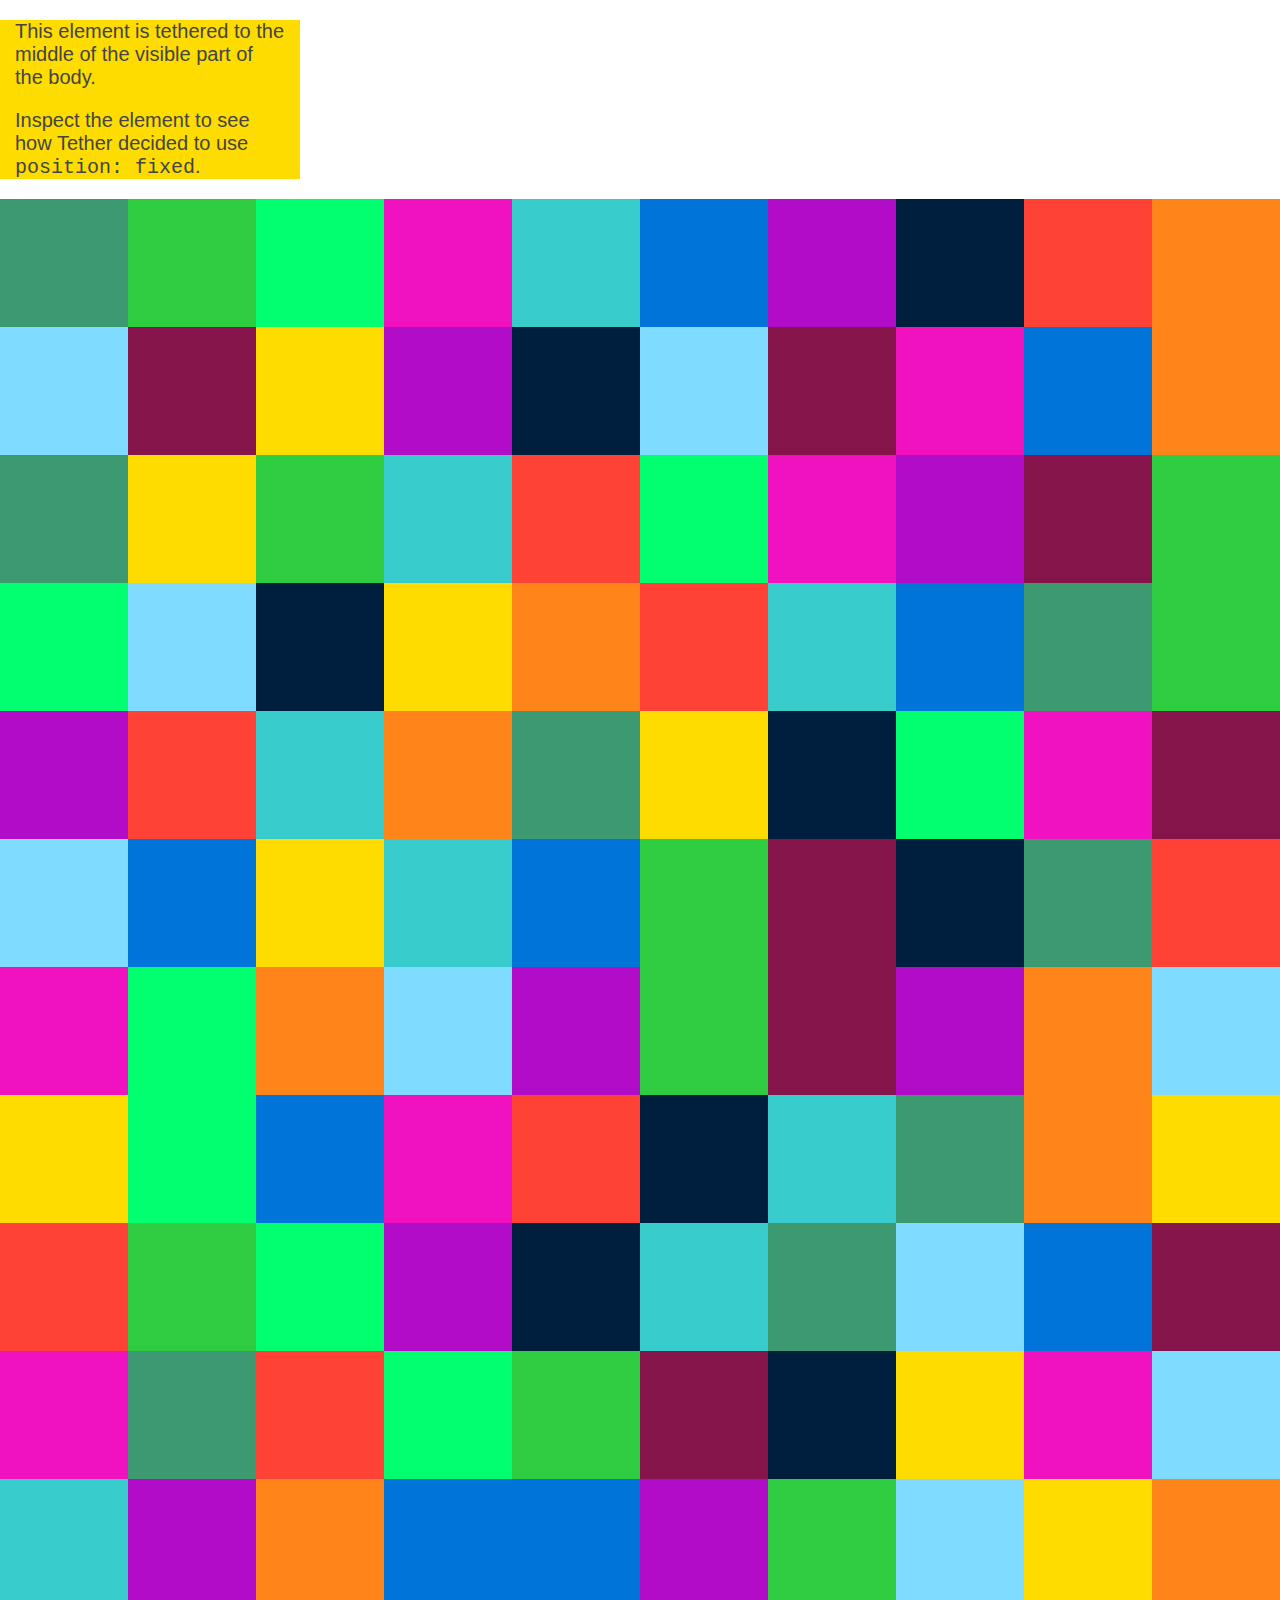
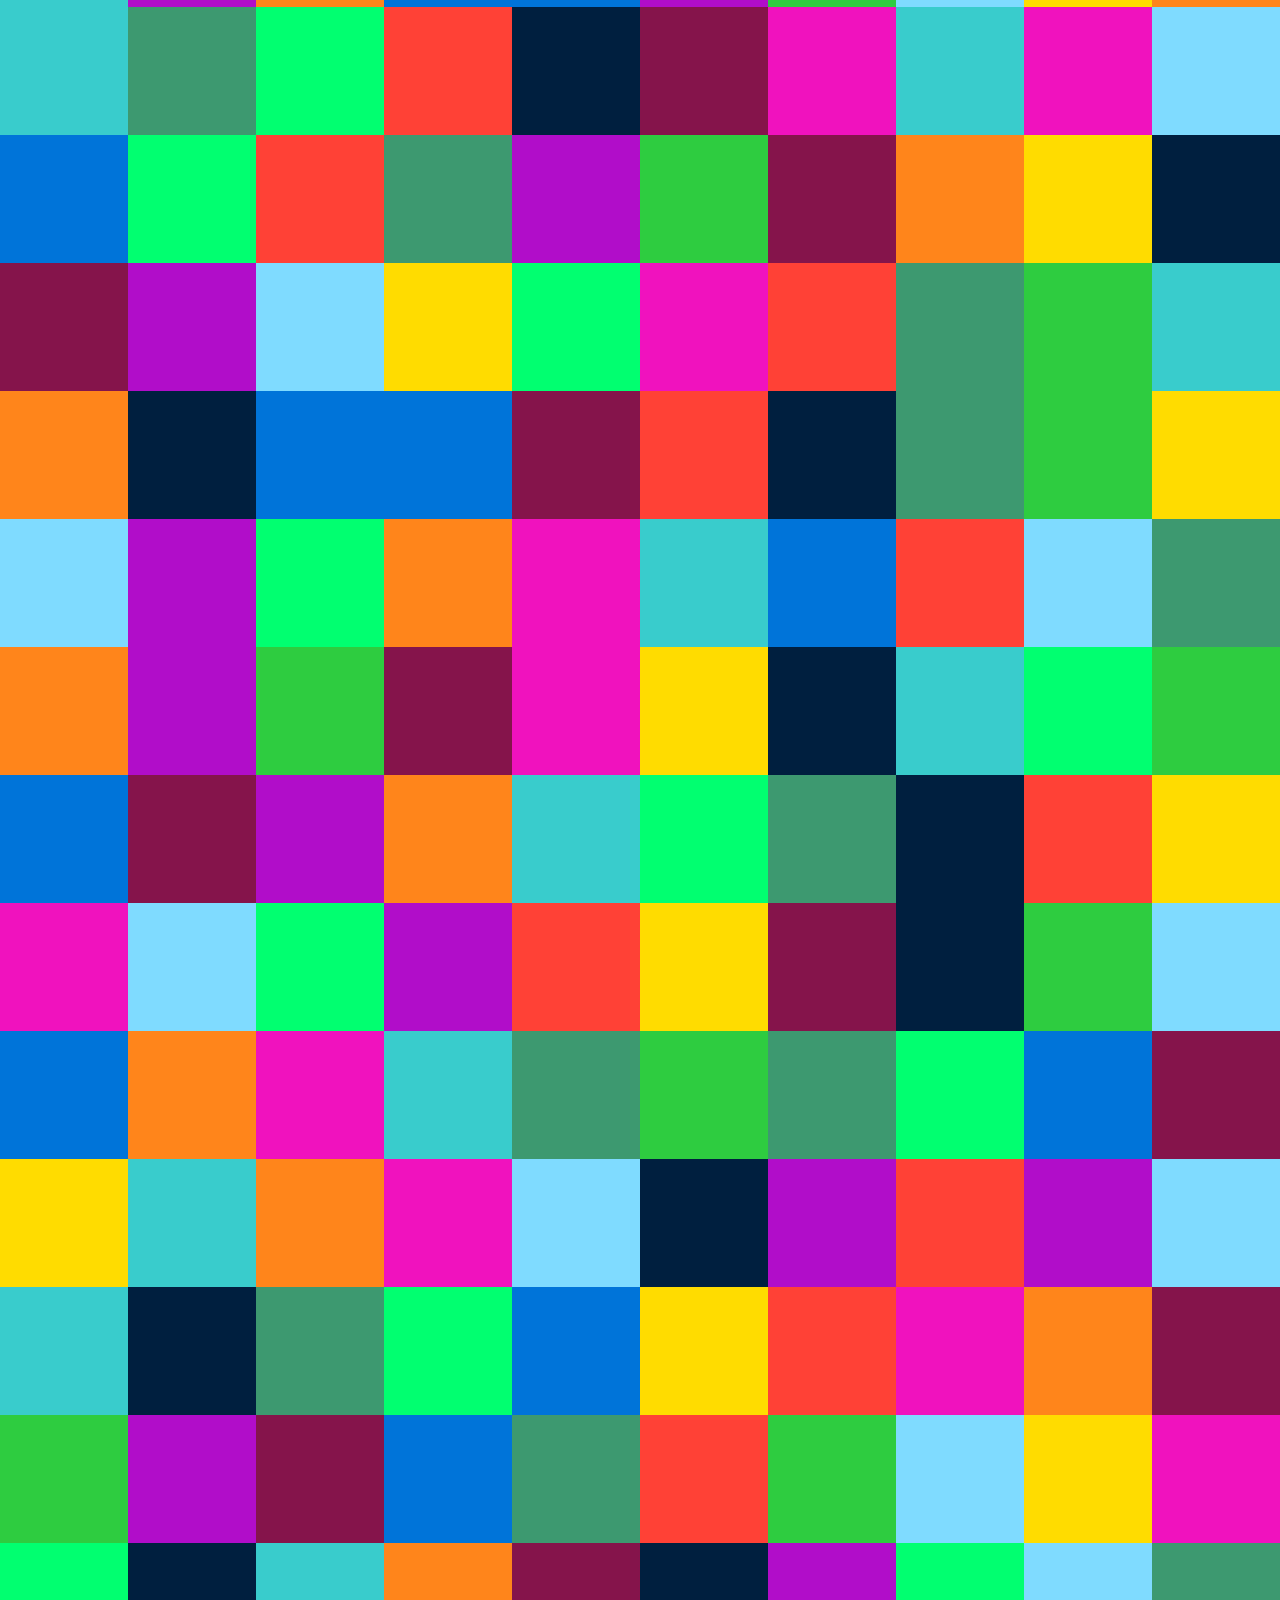
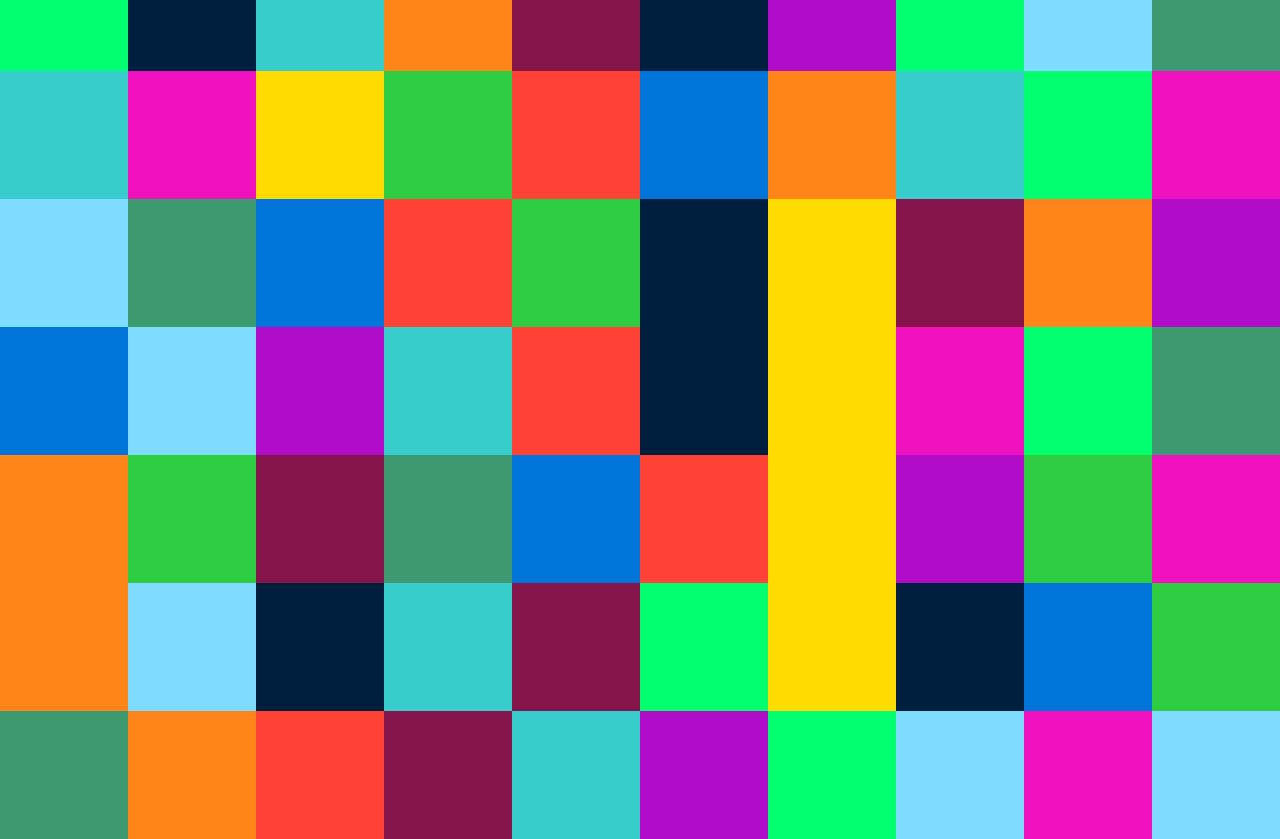
<file: wp-content/plugins/ml-slider/admin/assets/tether/examples/viewport/index.html>
<!DOCTYPE html>
<html>
  <head>
    <link rel="stylesheet" href="../resources/css/base.css" />
    <link rel="stylesheet" href="./colors.css" />
    <style>
      * {
        box-sizing: border-box;
      }

      .element {
        background-color: #FFDC00;
        width: 80%;
        max-width: 300px;
        padding: 0 15px;
        font-size: 20px;
        box-shadow: 0 0 0 2px rgba(255, 255, 255, 0.3);
      }

      @media (max-width: 380px) {
        .element {
          font-size: 16px;
        }
      }

      .bit {
        width: 10vw;
        height: 10vw;
        float: left;
      }
    </style>
  </head>
  <body>
    <div class="element">
      <p>This element is tethered to the middle of the visible part of the body.</p>

      <p>Inspect the element to see how Tether decided
      to use <code>position: fixed</code>.</p>
    </div>

    <script src="//github.hubspot.com/tether/dist/js/tether.js"></script>
    <script>
      new Tether({
        element: '.element',
        target: document.body,
        attachment: 'middle center',
        targetAttachment: 'middle center',
        targetModifier: 'visible'
      });
    </script>

    <script>
      // Random colors bit, don't mind this
      colors = ['navy', 'blue', 'aqua', 'teal', 'olive', 'green', 'lime',
        'yellow', 'orange', 'red', 'fuchsia', 'purple', 'maroon'];

      curColors = null;
      for(var i=300; i--;){
        if (!curColors || !curColors.length)
          curColors = colors.slice(0);

        var bit = document.createElement('div')
        var index = (Math.random() * curColors.length)|0;
        bit.className = 'bit bg-' + curColors[index]
        curColors.splice(index, 1);
        document.body.appendChild(bit);
      }
    </script>
  </body>
</html>
</file>
<file: wp-content/plugins/ml-slider/admin/assets/tether/examples/resources/css/base.css>
body {
    font-family: "Helvetica Neue", sans-serif;
    color: #444;
    margin: 0px;
}

a {
    cursor: pointer;
    color: blue;
}
</file>
<file: wp-content/plugins/ml-slider/admin/assets/tether/examples/common/css/style.css>
body {
    min-height: 3000px;
}
.element {
    width: 200px;
    height: 200px;
    background-color: #fe8;
    position: absolute;
    z-index: 6;
}

.target {
    width: 300px;
    height: 50px;
    margin: 0 35%;
    background-color: #4e9;
}

.container {
    height: 600px;
    overflow: scroll;
    width: 600px;
    border: 20px solid #CCC;
    margin-top: 100px;
}

body {
    padding: 15px;
}

body > .container {
    margin: 0 auto;
}

.pad {
    height: 400px;
    width: 100px;
}

.instructions {
    width: 100%;
    text-align: center;
    font-size: 24px;
    padding: 15px;
    background-color: rgba(210, 180, 140, 0.4);
    margin: -15px -15px 0 -15px;
}
</file>
<file: wp-content/plugins/ml-slider/admin/assets/tether/examples/viewport/colors.css>
@charset "UTF-8";
/****

   colors.css v1.0 For a friendlier looking web
   MIT License • http://clrs.cc • http://github.com/mrmrs/colors

   Author: mrmrs
           http://mrmrs.cc
           @mrmrs_

****/
/*

   SKINS
   • Backgrounds
   • Colors

*/
/* Backgrounds */
.bg-navy {
  background-color: #001f3f; }

.bg-blue {
  background-color: #0074d9; }

.bg-aqua {
  background-color: #7fdbff; }

.bg-teal {
  background-color: #39cccc; }

.bg-olive {
  background-color: #3d9970; }

.bg-green {
  background-color: #2ecc40; }

.bg-lime {
  background-color: #01ff70; }

.bg-yellow {
  background-color: #ffdc00; }

.bg-orange {
  background-color: #ff851b; }

.bg-red {
  background-color: #ff4136; }

.bg-fuchsia {
  background-color: #f012be; }

.bg-purple {
  background-color: #b10dc9; }

.bg-maroon {
  background-color: #85144b; }

.bg-white {
  background-color: white; }

.bg-gray {
  background-color: #aaaaaa; }

.bg-silver {
  background-color: #dddddd; }

.bg-black {
  background-color: #111111; }

/* Colors */
.navy {
  color: #001f3f; }

.blue {
  color: #0074d9; }

.aqua {
  color: #7fdbff; }

.teal {
  color: #39cccc; }

.olive {
  color: #3d9970; }

.green {
  color: #2ecc40; }

.lime {
  color: #01ff70; }

.yellow {
  color: #ffdc00; }

.orange {
  color: #ff851b; }

.red {
  color: #ff4136; }

.fuchsia {
  color: #f012be; }

.purple {
  color: #b10dc9; }

.maroon {
  color: #85144b; }

.white {
  color: white; }

.silver {
  color: #dddddd; }

.gray {
  color: #aaaaaa; }

.black {
  color: #111111; }

/* PRETTIER LINKS */
a {
  text-decoration: none;
  -webkit-transition: color .3s ease-in-out;
  transition: color .3s ease-in-out; }

a:link {
  color: #0074d9;
  -webkit-transition: color .3s ease-in-out;
  transition: color .3s ease-in-out; }

a:visited {
  color: #b10dc9; }

a:hover {
  color: #7fdbff;
  -webkit-transition: color .3s ease-in-out;
  transition: color .3s ease-in-out; }

a:active {
  color: #ff851b;
  -webkit-transition: color .3s ease-in-out;
  transition: color .3s ease-in-out; }
</file>
